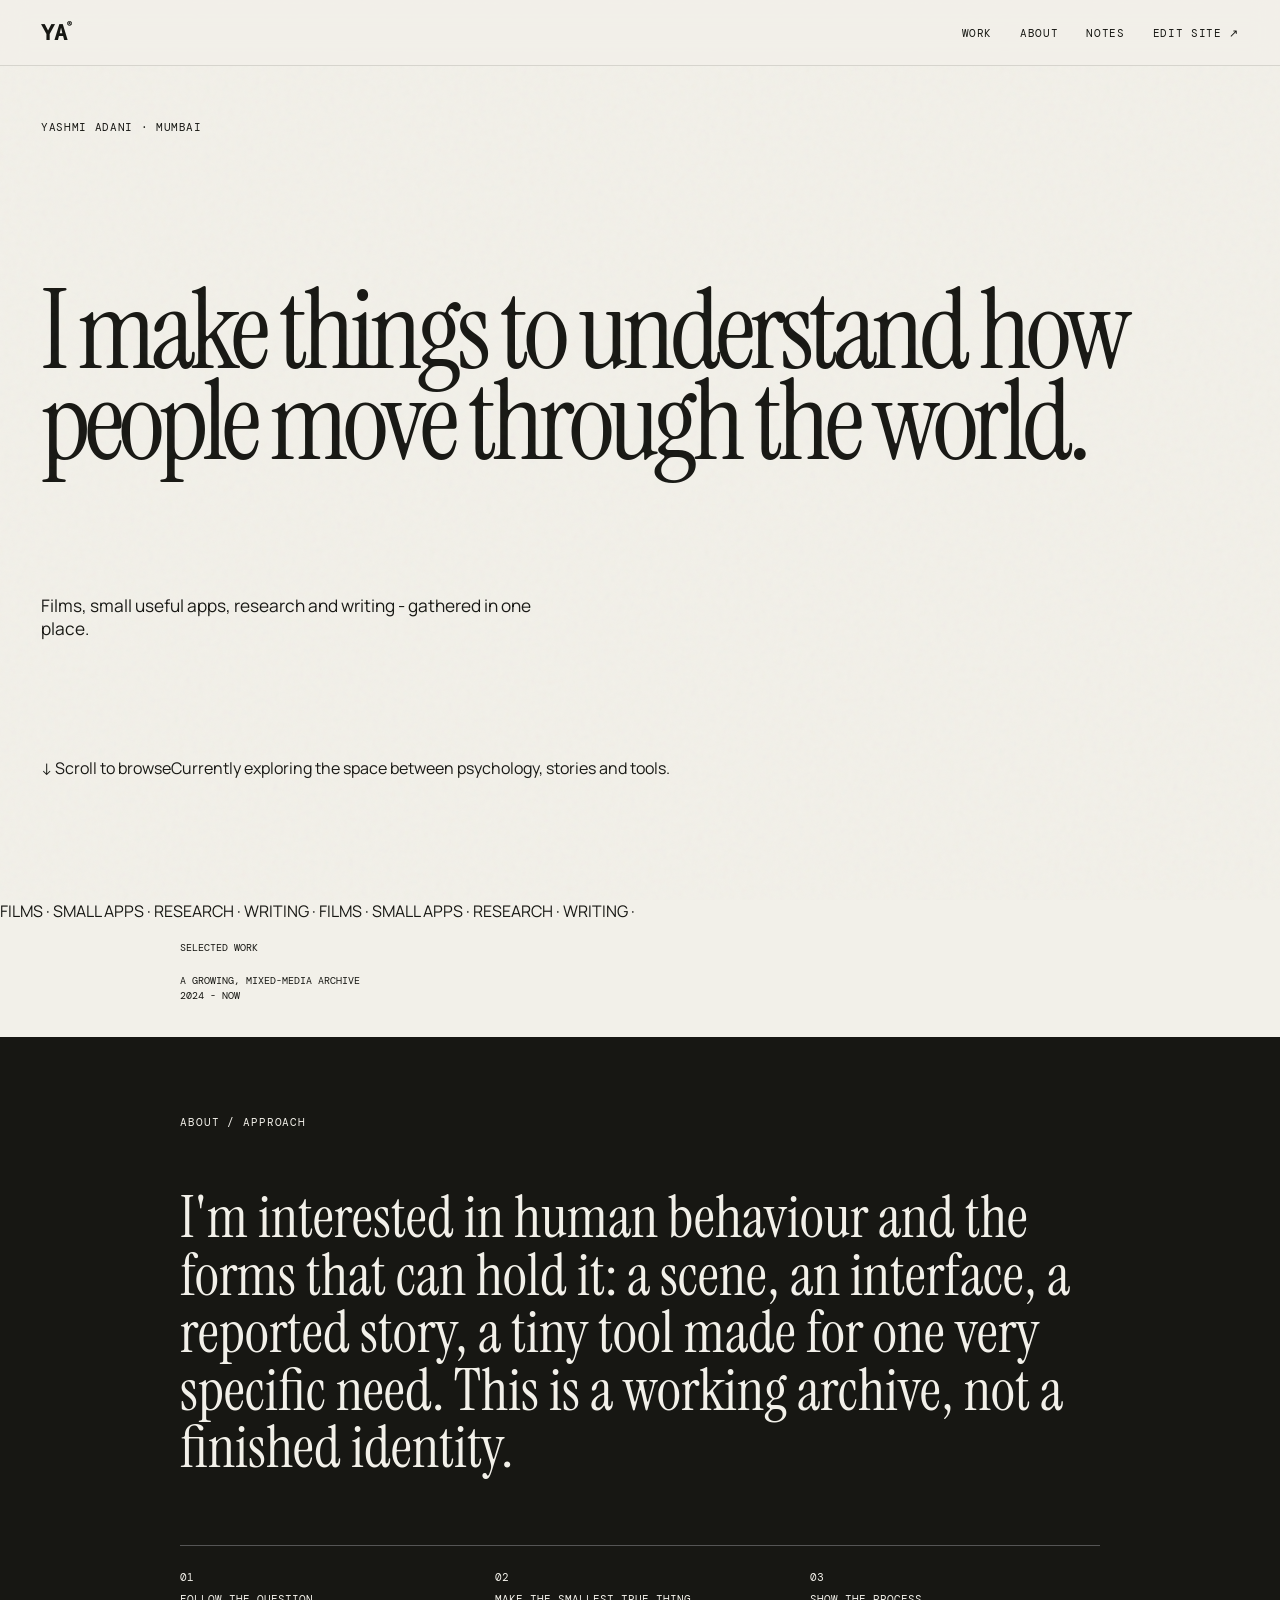
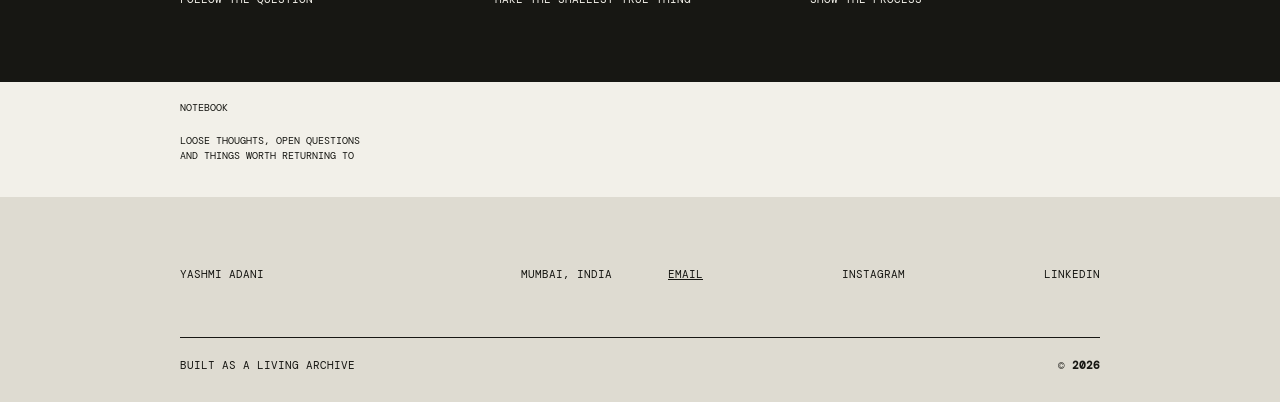
<file: 1-index.html>
<!doctype html><html lang="en"><head><meta charset="utf-8"><meta name="viewport" content="width=device-width,initial-scale=1"><title>Yashmi Adani - Work, films & notes</title><meta name="description" content="Films, small useful apps, research and writing by Yashmi Adani in Mumbai."><link rel="preconnect" href="https://fonts.googleapis.com"><link rel="preconnect" href="https://fonts.gstatic.com" crossorigin><link href="https://fonts.googleapis.com/css2?family=DM+Mono:wght@300;400;500&family=Instrument+Serif:ital@0;1&family=Manrope:wght@400;500;600&display=swap" rel="stylesheet"><link rel="stylesheet" href="style.css"></head><body>
<div class="noise"></div><header><a class="wordmark" href="#top">YA<span>®</span></a><nav><a href="#work">Work</a><a href="#about">About</a><a href="#notes">Notes</a><a href="editor.html">Edit site ↗</a></nav></header>
<main id="top"><section class="hero"><div class="eyebrow" id="eyebrow"></div><h1 id="title"></h1><p class="dek" id="dek"></p><div class="hero-bottom"><span class="scroll">↓ Scroll to browse</span><span class="status" id="status"></span></div><div class="orb"><div></div></div></section>
<section class="marquee" aria-hidden="true"><div>FILMS · SMALL APPS · RESEARCH · WRITING · FILMS · SMALL APPS · RESEARCH · WRITING ·</div></section>
<section class="work" id="work"><div class="section-head"><p>Selected work</p><p>A growing, mixed-media archive<br>2024 - now</p></div><div class="grid" id="project-grid"></div></section>
<section class="about" id="about"><div class="section-label">About / approach</div><p id="about-copy"></p><div class="principles"><span>01<br>Follow the question</span><span>02<br>Make the smallest true thing</span><span>03<br>Show the process</span></div></section>
<section class="notes" id="notes"><div class="section-head"><p>Notebook</p><p>Loose thoughts, open questions<br>and things worth returning to</p></div><div id="notes-list"></div></section>
</main><footer><div><span>Yashmi Adani</span><span>Mumbai, India</span></div><div class="footer-links"><a id="email">Email</a><a id="instagram">Instagram</a><a id="linkedin">LinkedIn</a></div><div class="footer-end"><span>Built as a living archive</span><span>© <b id="year"></b></span></div></footer>
<script src="content.js"></script><script src="app.js"></script></body></html>
</file>
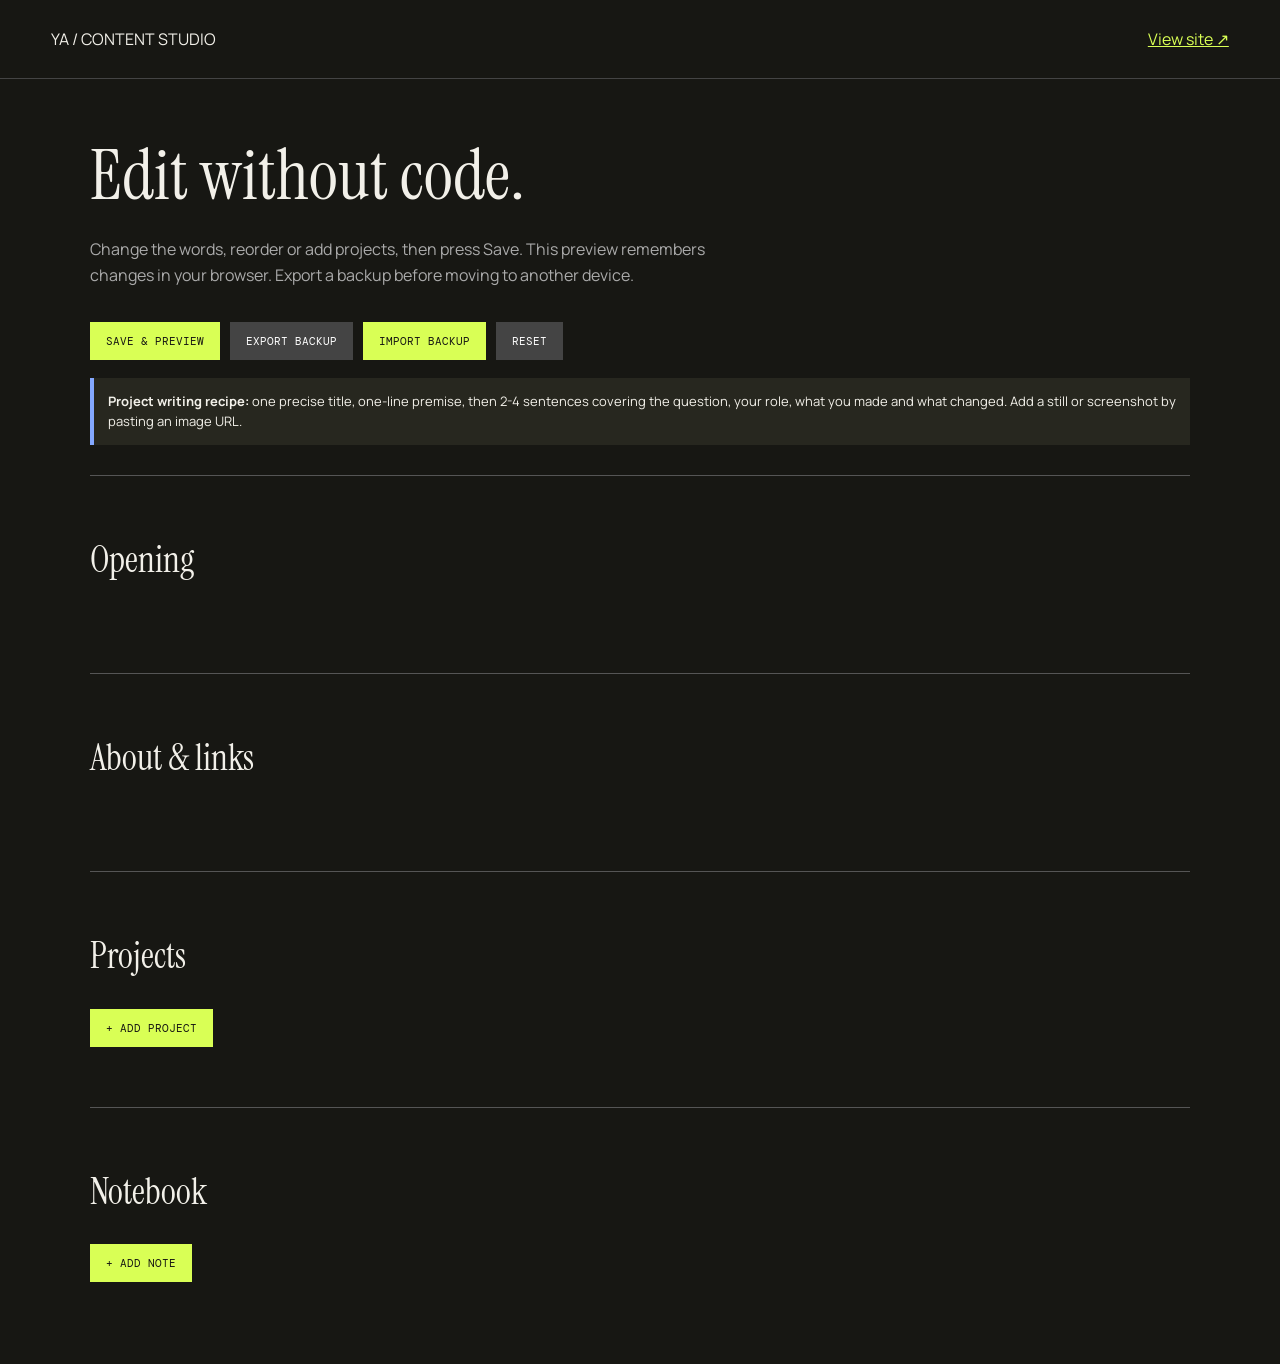
<file: 4-editor.html>
<!doctype html><html><head><meta charset="utf-8"><meta name="viewport" content="width=device-width,initial-scale=1"><title>Edit Yashmi's site</title><link href="https://fonts.googleapis.com/css2?family=DM+Mono&family=Instrument+Serif&family=Manrope:wght@400;600&display=swap" rel="stylesheet"><style>body{margin:0;background:#171713;color:#f2f0e9;font-family:Manrope}header{padding:28px 4vw;border-bottom:1px solid #444;display:flex;justify-content:space-between}a{color:#d9ff55}.wrap{padding:4vw;max-width:1100px;margin:auto}h1{font:70px Instrument Serif;margin:0 0 12px}.help{color:#aaa;max-width:680px;line-height:1.6}.bar{display:flex;gap:10px;position:sticky;top:0;background:#171713;padding:18px 0;z-index:2}button,.import{border:0;background:#d9ff55;color:#171713;padding:12px 16px;font:11px DM Mono;text-transform:uppercase;cursor:pointer}.secondary{background:#444;color:white}.import input{display:none}section{border-top:1px solid #555;padding:30px 0;margin-top:30px}h2{font:36px Instrument Serif}.fields{display:grid;grid-template-columns:1fr 1fr;gap:16px}.full{grid-column:1/-1}label{font:10px DM Mono;text-transform:uppercase;color:#aaa;display:block}input,textarea,select{width:100%;margin-top:8px;background:#24241f;color:white;border:1px solid #555;padding:12px;font:14px Manrope}textarea{min-height:100px;resize:vertical}.card{border:1px solid #555;padding:20px;margin:18px 0}.cardhead{display:flex;justify-content:space-between;align-items:center}.remove{background:#fa5a43}.tip{background:#27271f;border-left:4px solid #84a8ff;padding:14px;line-height:1.5;font-size:13px}@media(max-width:700px){.fields{grid-template-columns:1fr}.full{grid-column:auto}h1{font-size:48px}}</style></head><body><header><span>YA / CONTENT STUDIO</span><a href="index.html">View site ↗</a></header><div class="wrap"><h1>Edit without code.</h1><p class="help">Change the words, reorder or add projects, then press Save. This preview remembers changes in your browser. Export a backup before moving to another device.</p><div class="bar"><button id="save">Save & preview</button><button class="secondary" id="export">Export backup</button><label class="import">Import backup<input type="file" id="import" accept="application/json"></label><button class="secondary" id="reset">Reset</button></div><div class="tip"><b>Project writing recipe:</b> one precise title, one-line premise, then 2-4 sentences covering the question, your role, what you made and what changed. Add a still or screenshot by pasting an image URL.</div><form id="form"><section><h2>Opening</h2><div class="fields" id="intro"></div></section><section><h2>About & links</h2><div class="fields" id="about"></div></section><section><h2>Projects</h2><div id="projects"></div><button type="button" id="add">+ Add project</button></section><section><h2>Notebook</h2><div id="notes"></div><button type="button" id="addnote">+ Add note</button></section></form></div><script src="content.js"></script><script src="editor.js"></script></body></html>
</file>
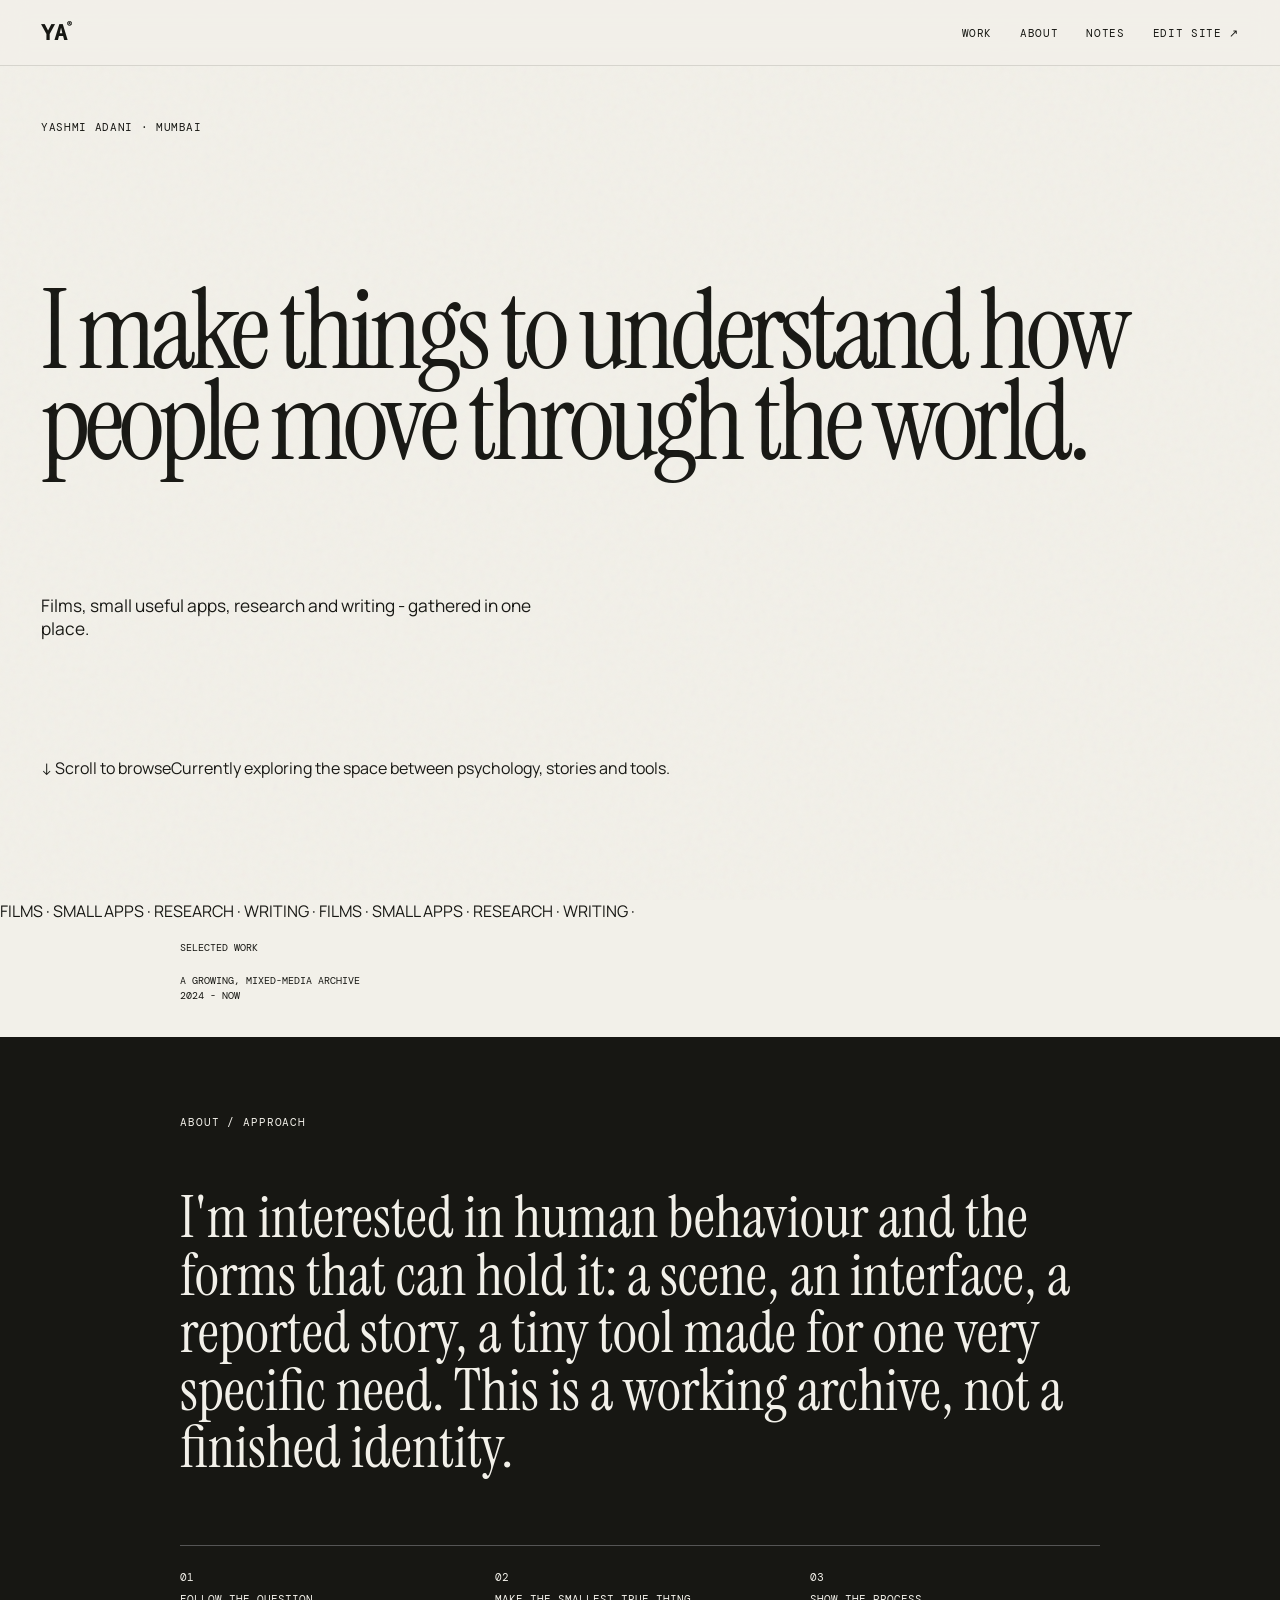
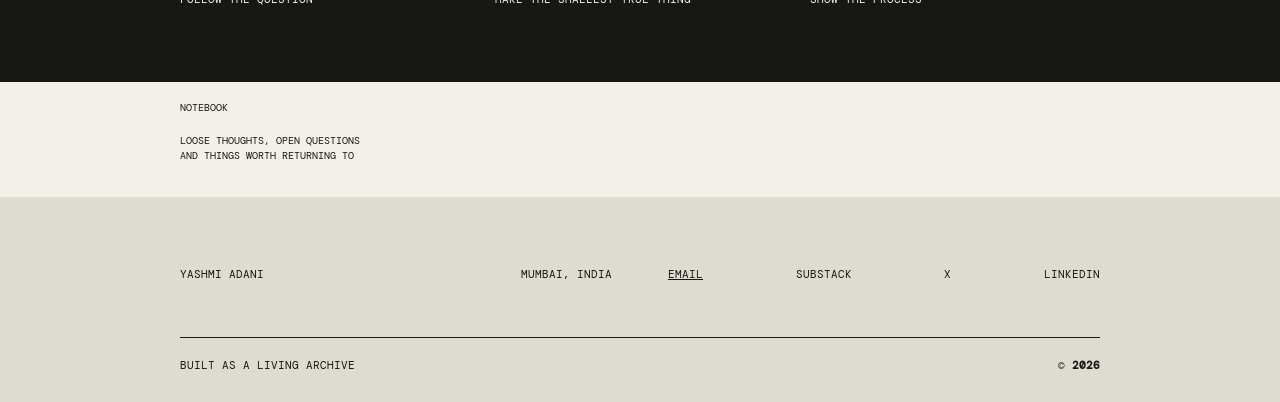
<file: 7-index.html>
<!doctype html><html lang="en"><head><meta charset="utf-8"><meta name="viewport" content="width=device-width,initial-scale=1"><title>Yashmi Adani - Work, films & notes</title><meta name="description" content="Films, small useful apps, research and writing by Yashmi Adani in Mumbai."><link rel="preconnect" href="https://fonts.googleapis.com"><link rel="preconnect" href="https://fonts.gstatic.com" crossorigin><link href="https://fonts.googleapis.com/css2?family=DM+Mono:wght@300;400;500&family=Instrument+Serif:ital@0;1&family=Manrope:wght@400;500;600&display=swap" rel="stylesheet"><link rel="stylesheet" href="style.css"></head><body>
<div class="noise"></div><header><a class="wordmark" href="#top">YA<span>®</span></a><nav><a href="#work">Work</a><a href="#about">About</a><a href="#notes">Notes</a><a href="editor.html">Edit site ↗</a></nav></header>
<main id="top"><section class="hero"><div class="eyebrow" id="eyebrow"></div><h1 id="title"></h1><p class="dek" id="dek"></p><div class="hero-bottom"><span class="scroll">↓ Scroll to browse</span><span class="status" id="status"></span></div><div class="orb"><div></div></div></section>
<section class="marquee" aria-hidden="true"><div>FILMS · SMALL APPS · RESEARCH · WRITING · FILMS · SMALL APPS · RESEARCH · WRITING ·</div></section>
<section class="work" id="work"><div class="section-head"><p>Selected work</p><p>A growing, mixed-media archive<br>2024 - now</p></div><div class="grid" id="project-grid"></div></section>
<section class="about" id="about"><div class="section-label">About / approach</div><p id="about-copy"></p><div class="principles"><span>01<br>Follow the question</span><span>02<br>Make the smallest true thing</span><span>03<br>Show the process</span></div></section>
<section class="notes" id="notes"><div class="section-head"><p>Notebook</p><p>Loose thoughts, open questions<br>and things worth returning to</p></div><div id="notes-list"></div></section>
</main><footer><div><span>Yashmi Adani</span><span>Mumbai, India</span></div><div class="footer-links"><a id="email">Email</a><a id="substack">Substack</a><a id="twitter">X</a><a id="linkedin">LinkedIn</a></div><div class="footer-end"><span>Built as a living archive</span><span>© <b id="year"></b></span></div></footer>
<script src="content.js"></script><script src="app.js"></script></body></html>
</file>
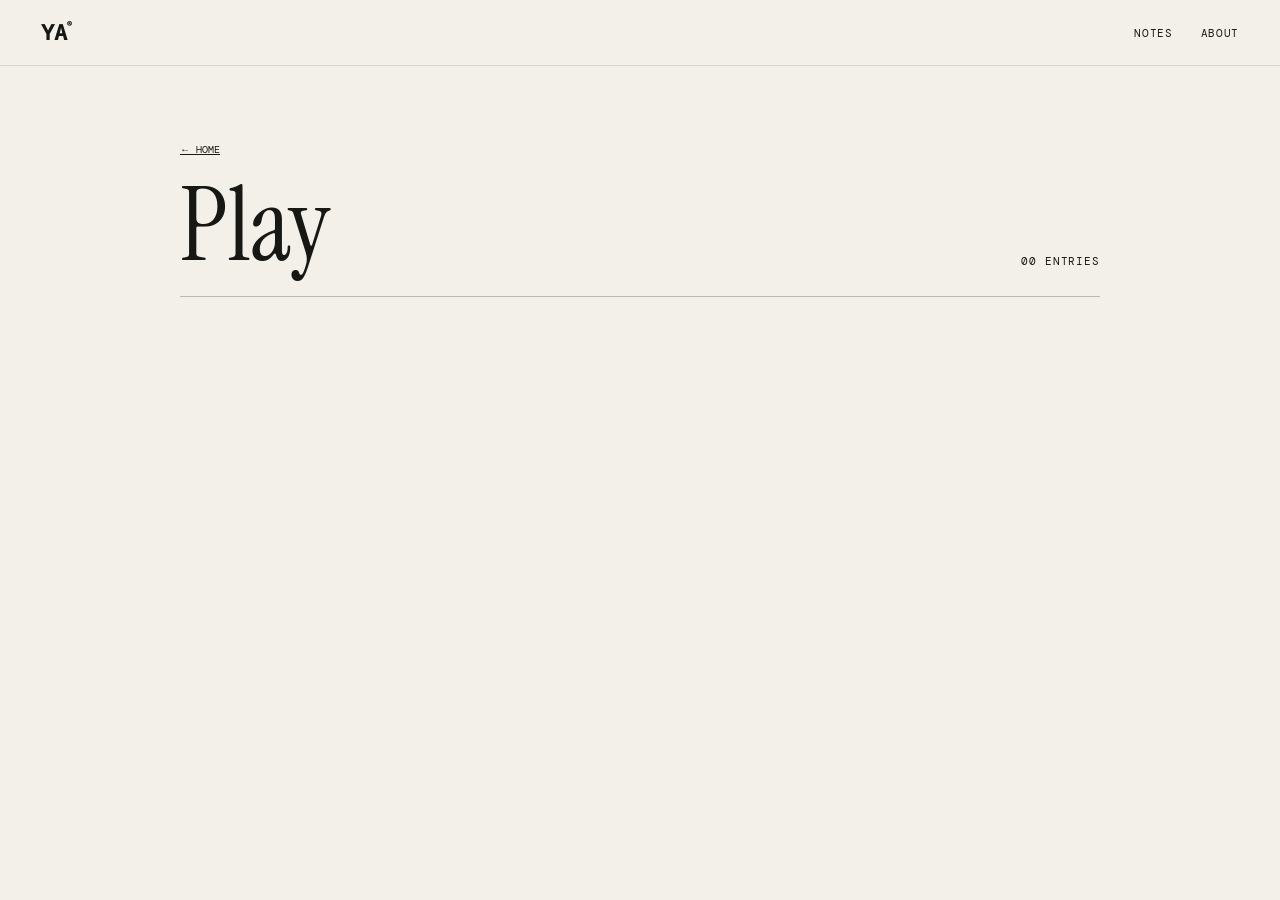
<file: 9-archive.html>
<!doctype html><html lang="en"><head><meta charset="utf-8"><meta name="viewport" content="width=device-width,initial-scale=1"><title>Archive - Yashmi Adani</title><link rel="preconnect" href="https://fonts.googleapis.com"><link rel="preconnect" href="https://fonts.gstatic.com" crossorigin><link href="https://fonts.googleapis.com/css2?family=DM+Mono:wght@300;400;500&family=Instrument+Serif&family=Manrope:wght@400;500;600&display=swap" rel="stylesheet"><link rel="stylesheet" href="style.css?v=20260916v"></head><body><header><a class="wordmark" href="index.html">YA<span>®</span></a><nav><a href="archive.html?section=play">Play</a><a href="archive.html?section=notes">Notes</a><a href="archive.html?section=work">Work</a><a href="index.html#about">About</a></nav></header><main class="archive"><div class="archive-head"><div><a class="archive-back" href="index.html">← Home</a><h1 id="archive-title"></h1></div><span class="section-label" id="archive-count"></span></div><div class="archive-grid" id="archive-grid"></div><section id="archive-notebook" hidden><div class="notebook-head"><span>Notebook</span></div><div class="notebook-log" id="archive-notes"></div></section></main><dialog id="post-dialog" class="post-dialog"><button class="dialog-close" aria-label="Close">×</button><div id="post-content"></div></dialog><script src="content.js?v=20260916d"></script><script src="archive.js?v=20260916a"></script></body></html>
</file>
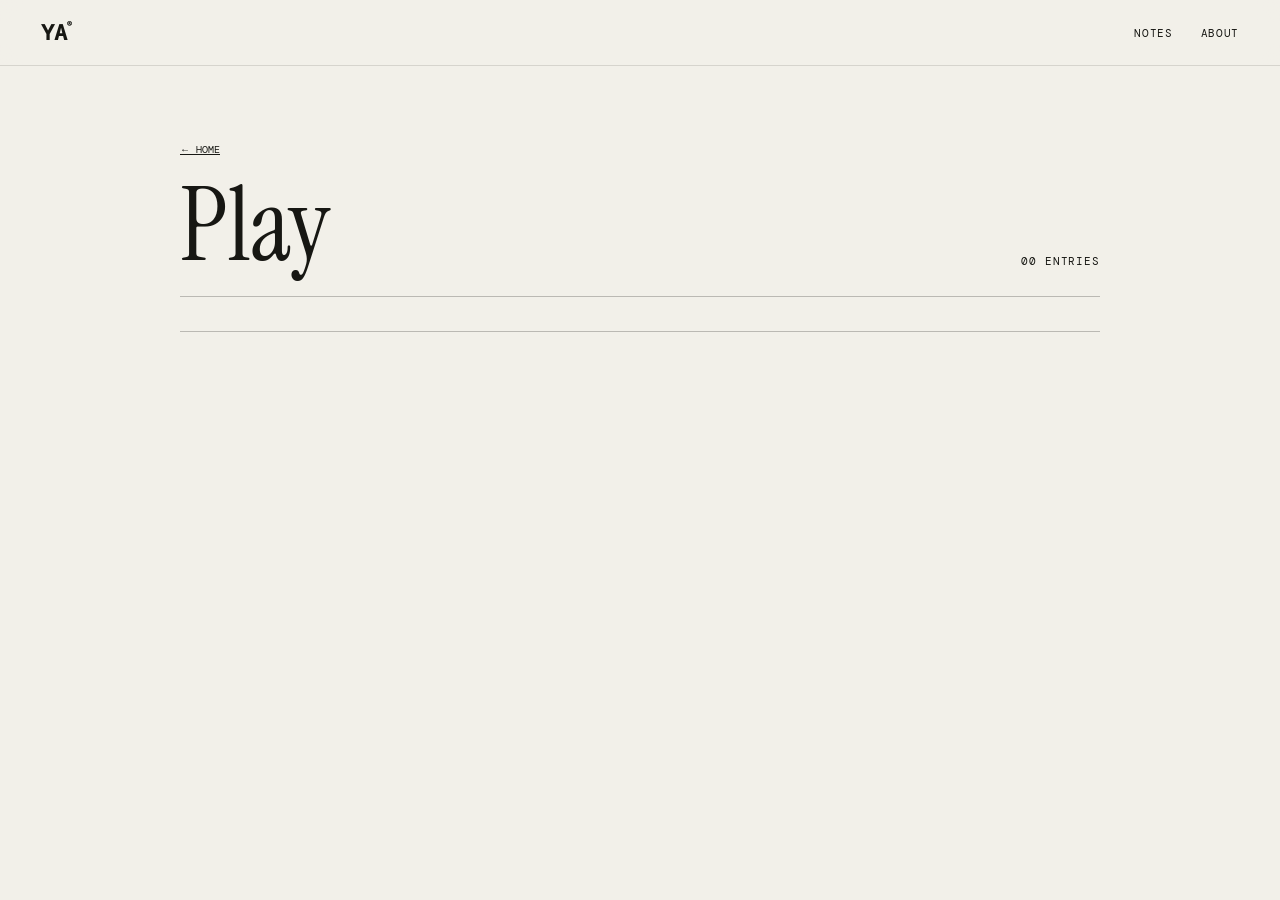
<file: archive.html>
<!doctype html><html lang='en'><head><meta charset='utf-8'><meta name='viewport' content='width=device-width,initial-scale=1'><title>Archive - Yashmi Adani</title><link rel='preconnect' href='https://fonts.googleapis.com'><link rel='preconnect' href='https://fonts.gstatic.com' crossorigin><link href='https://fonts.googleapis.com/css2?family=DM+Mono:wght@300;400;500&family=Instrument+Serif&family=Manrope:wght@400;500;600&display=swap' rel='stylesheet'><link rel='stylesheet' href='style.css?v=desktop-interiors-20260917-1235'></head><body><header><a class='wordmark' href='index.html'>YA<span>®</span></a><nav><a href='archive.html?section=play'>Play</a><a href='archive.html?section=notes'>Notes</a><a href='archive.html?section=work'>Work</a><a href='index.html#about'>About</a></nav></header><main class='archive'><div class='archive-head'><div><a class='archive-back' href='index.html'>← Home</a><h1 id='archive-title'></h1></div><span class='section-label' id='archive-count'></span></div><div class='archive-index' id='archive-grid'></div><section id='archive-notebook' hidden><div class='notebook-head'><span>Notebook</span></div><div class='notebook-log' id='archive-notes'></div></section></main><script src='content.js?v=20260916d'></script><script src='archive.js?v=empty-nav-20261125'></script></body></html>
</file>
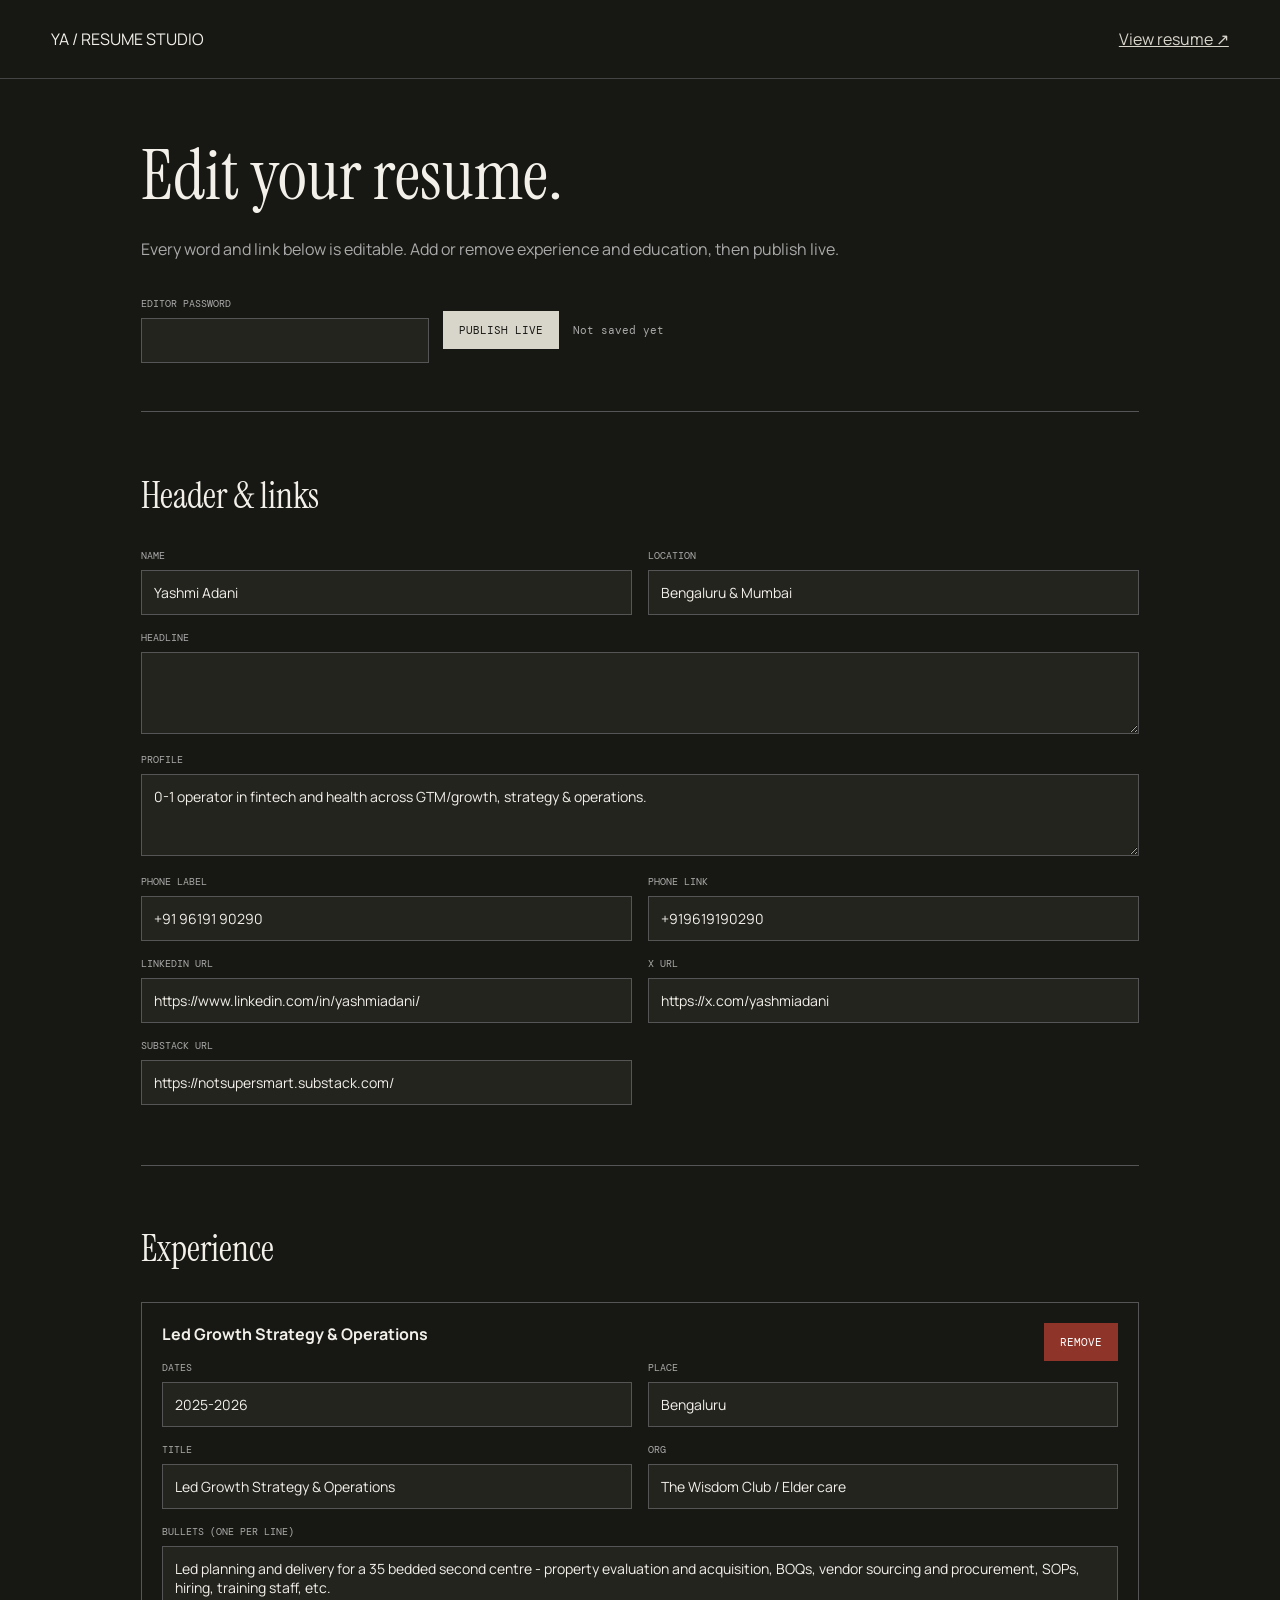
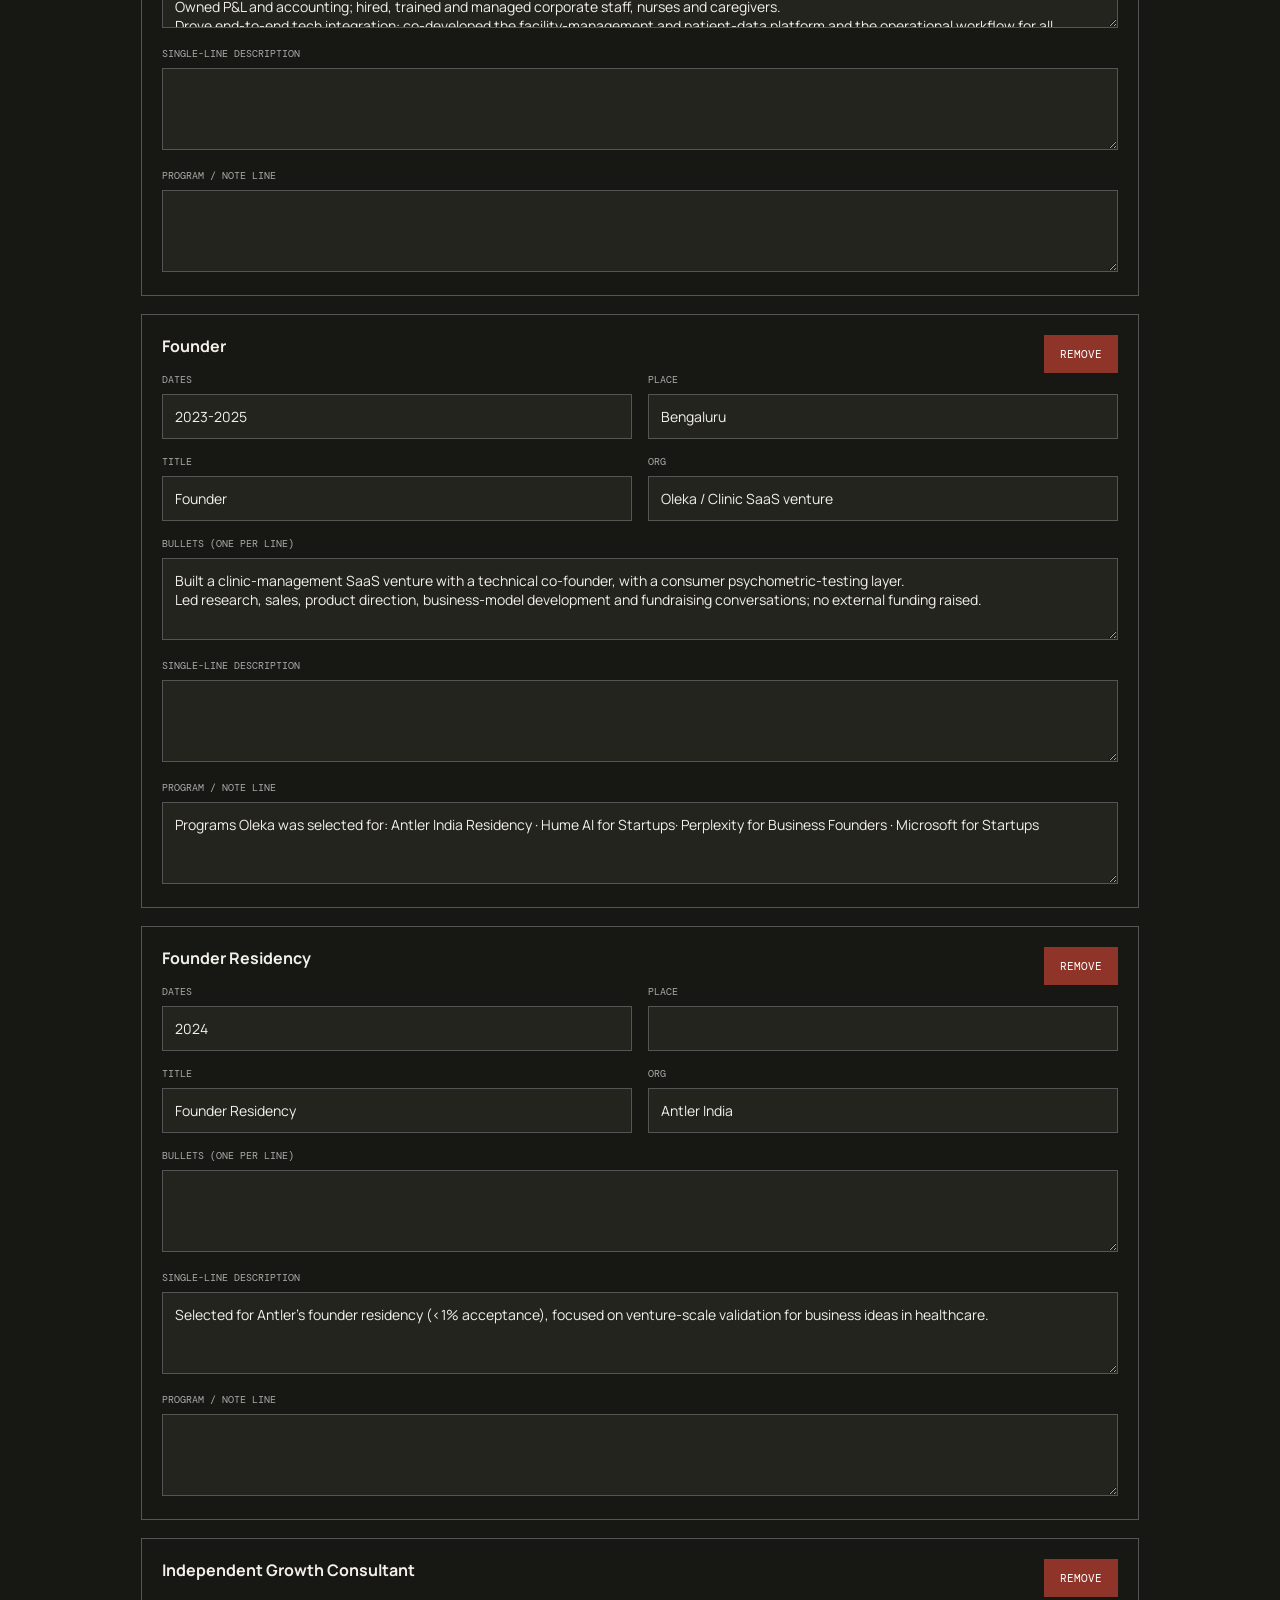
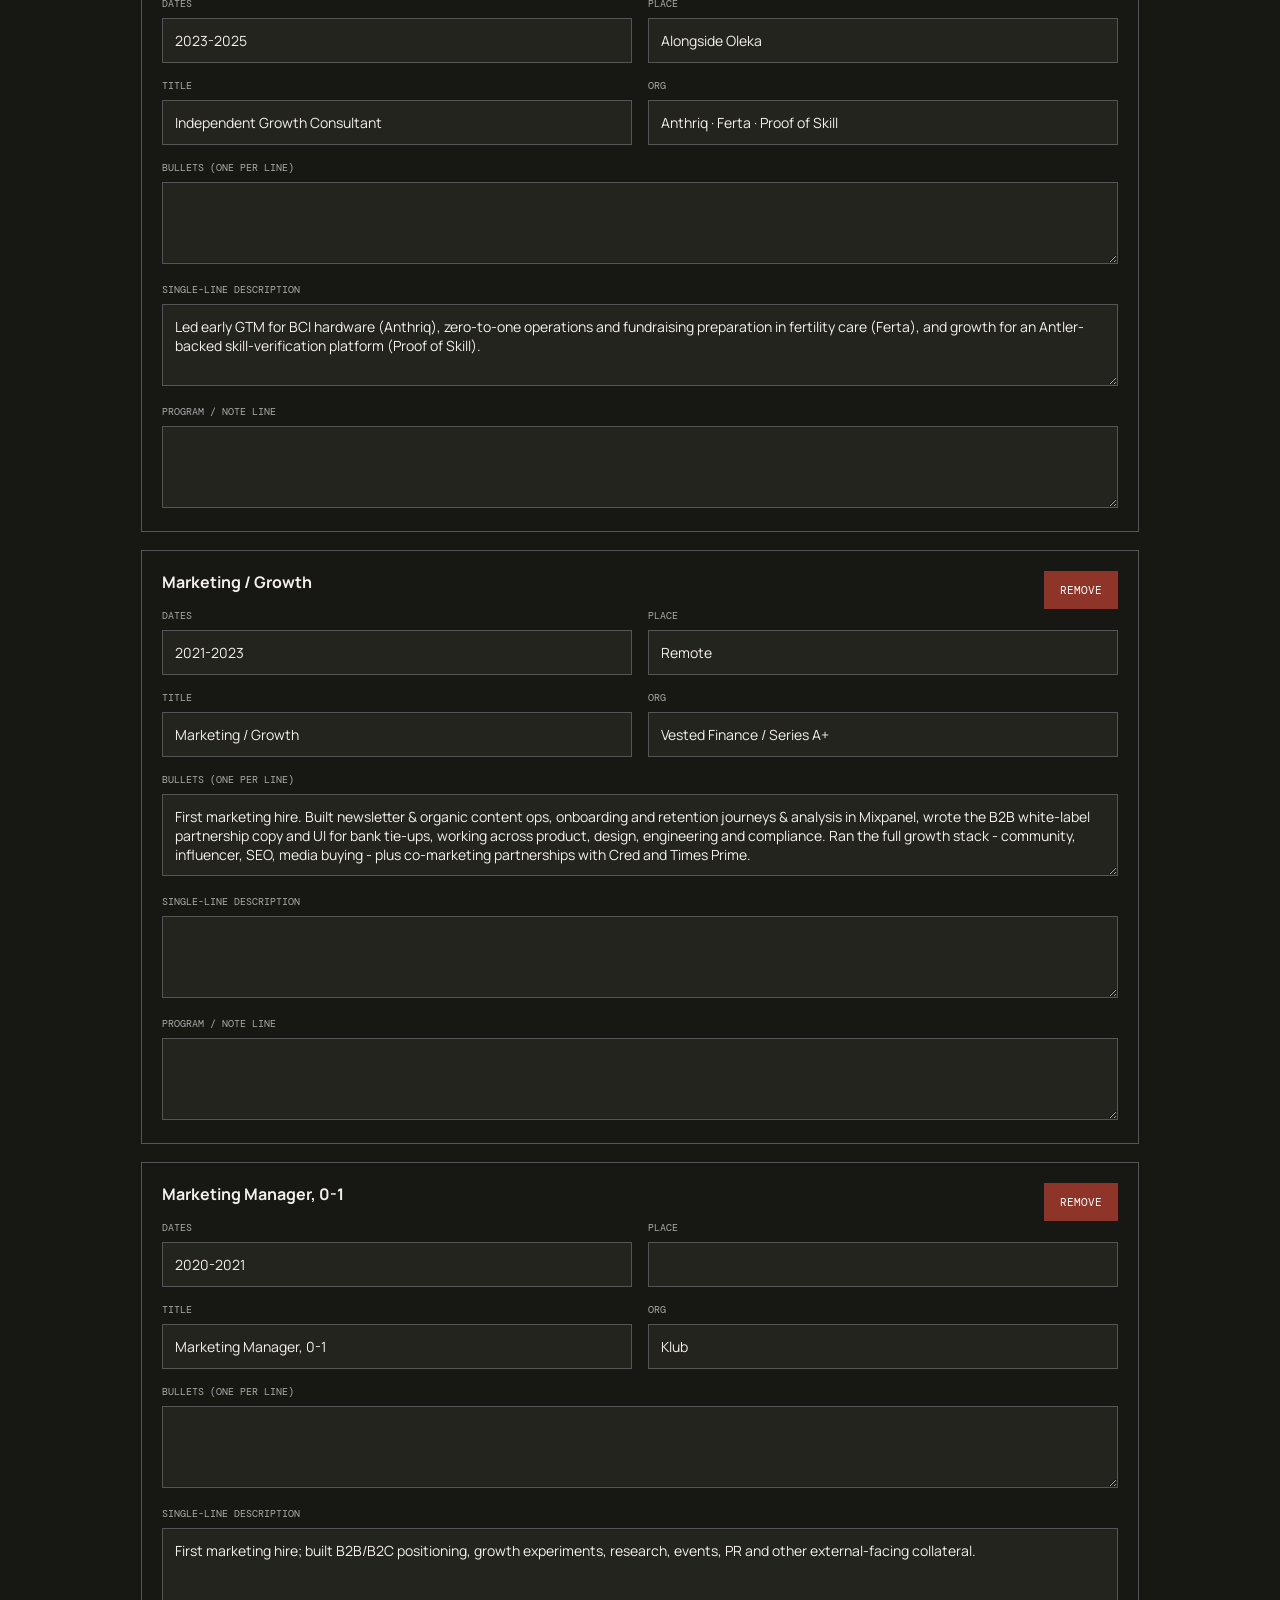
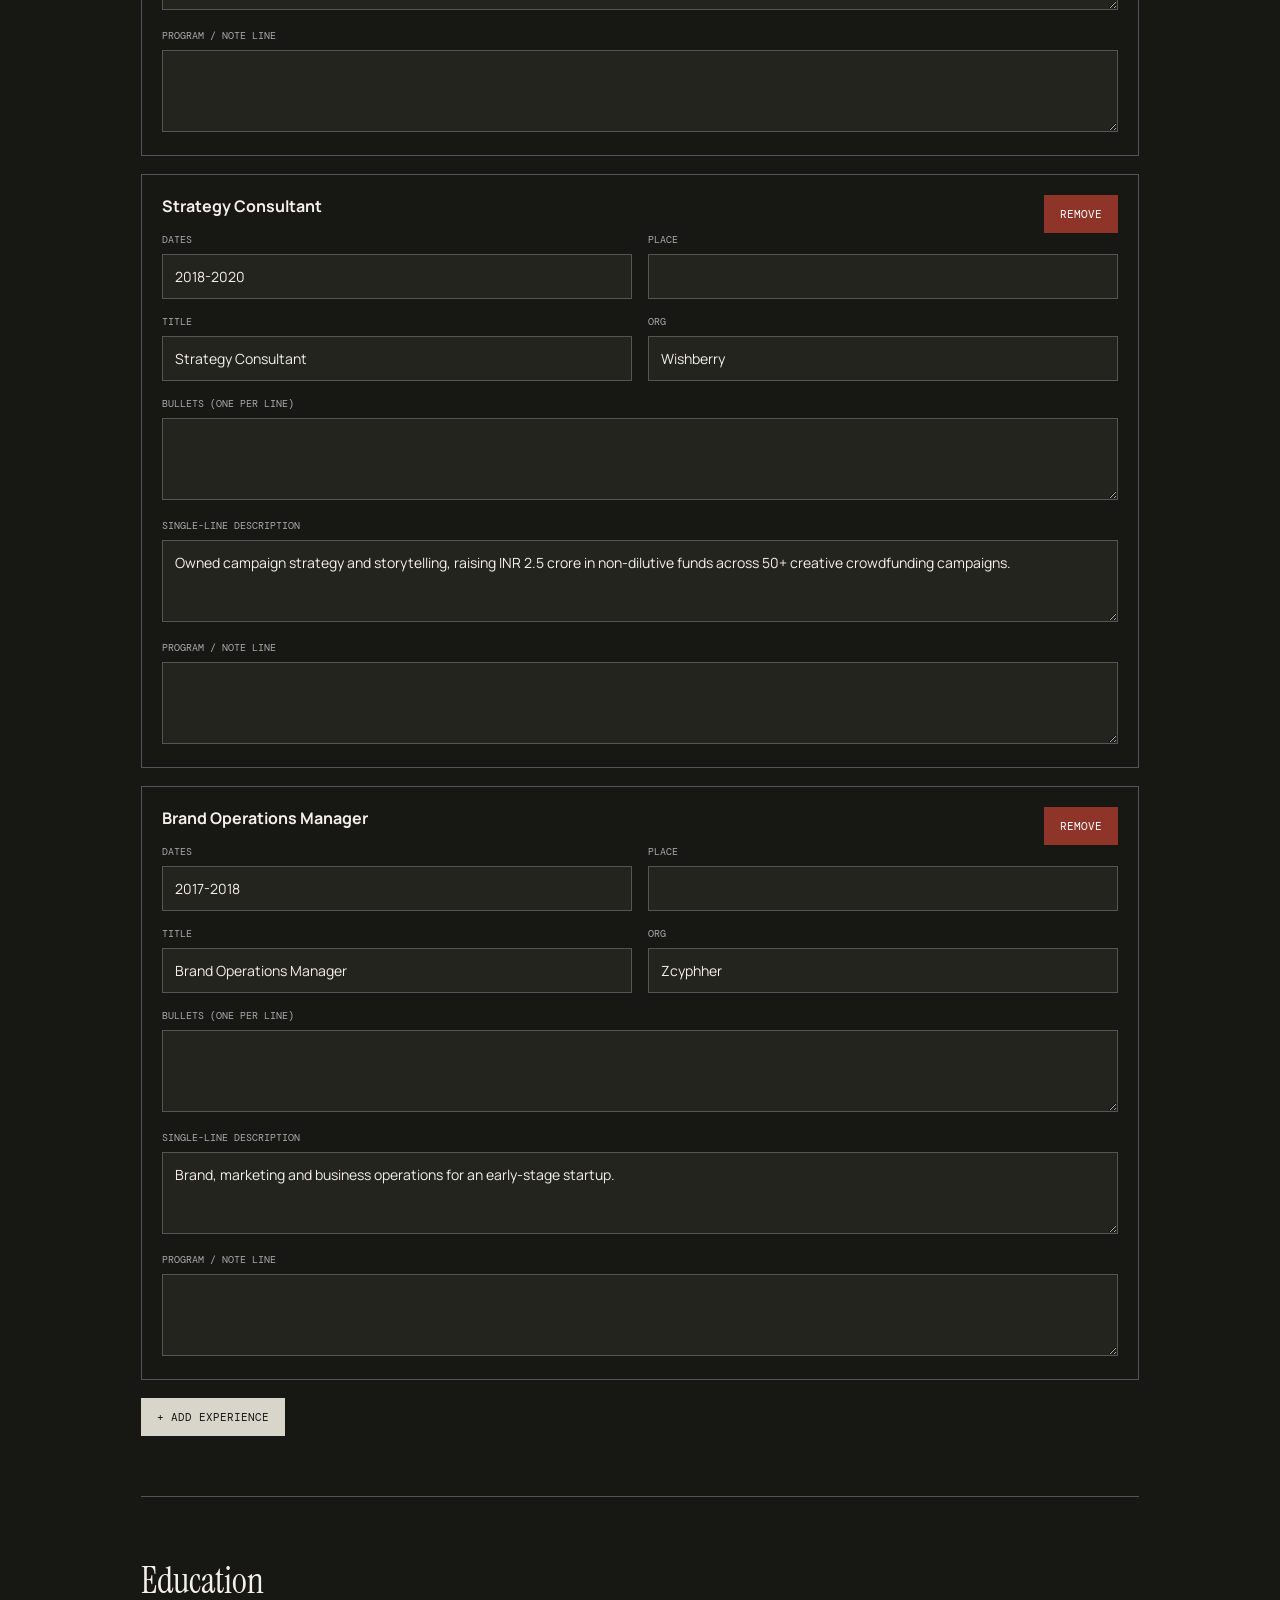
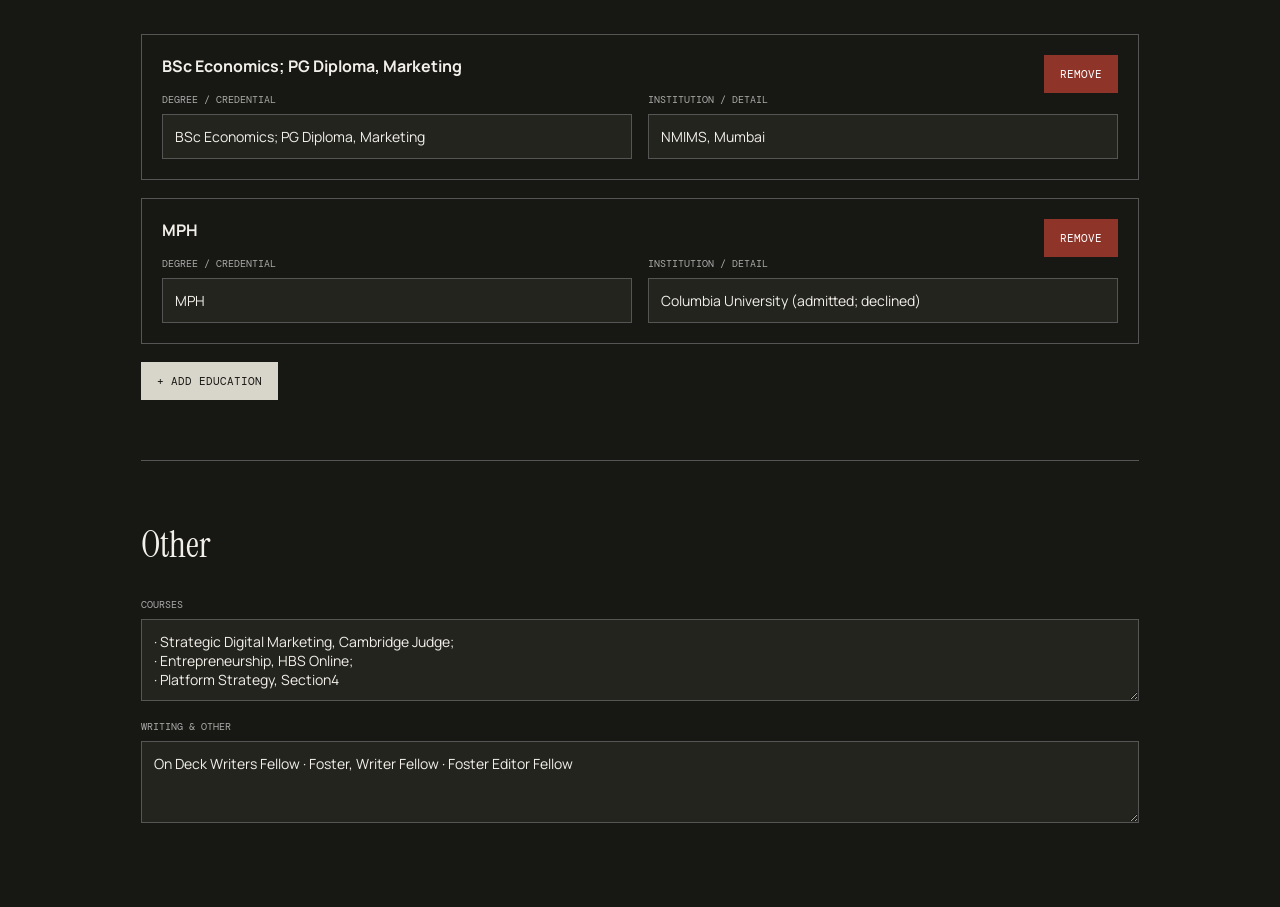
<file: resume-editor.html>
<!doctype html><html><head><meta charset="utf-8"><meta name="viewport" content="width=device-width,initial-scale=1"><title>Edit resume</title><link href="https://fonts.googleapis.com/css2?family=DM+Mono&family=Instrument+Serif&family=Manrope:wght@400;600&display=swap" rel="stylesheet"><link rel="stylesheet" href="editor.css"></head><body><header><span>YA / RESUME STUDIO</span><a href="resume.html">View resume ↗</a></header><div class="wrap"><h1>Edit your resume.</h1><p class="help">Every word and link below is editable. Add or remove experience and education, then publish live.</p><div class="bar"><label>Editor password<input id="editor-password" type="password" autocomplete="current-password"></label><button type="button" id="save">Publish live</button><span class="save-status" id="status">Not saved yet</span></div><form id="form"><section><h2>Header & links</h2><div class="fields" id="base"></div></section><section><h2>Experience</h2><div id="experience"></div><button type="button" id="add-experience">+ Add experience</button></section><section><h2>Education</h2><div id="education"></div><button type="button" id="add-education">+ Add education</button></section><section><h2>Other</h2><div class="fields" id="other"></div></section></form></div><script>const dataScript=document.createElement("script");dataScript.src="resume-data.js?v="+Date.now();dataScript.onload=()=>{const editorScript=document.createElement("script");editorScript.src="resume-editor.js?v="+Date.now();document.body.append(editorScript)};document.body.append(dataScript)</script></body></html>
</file>
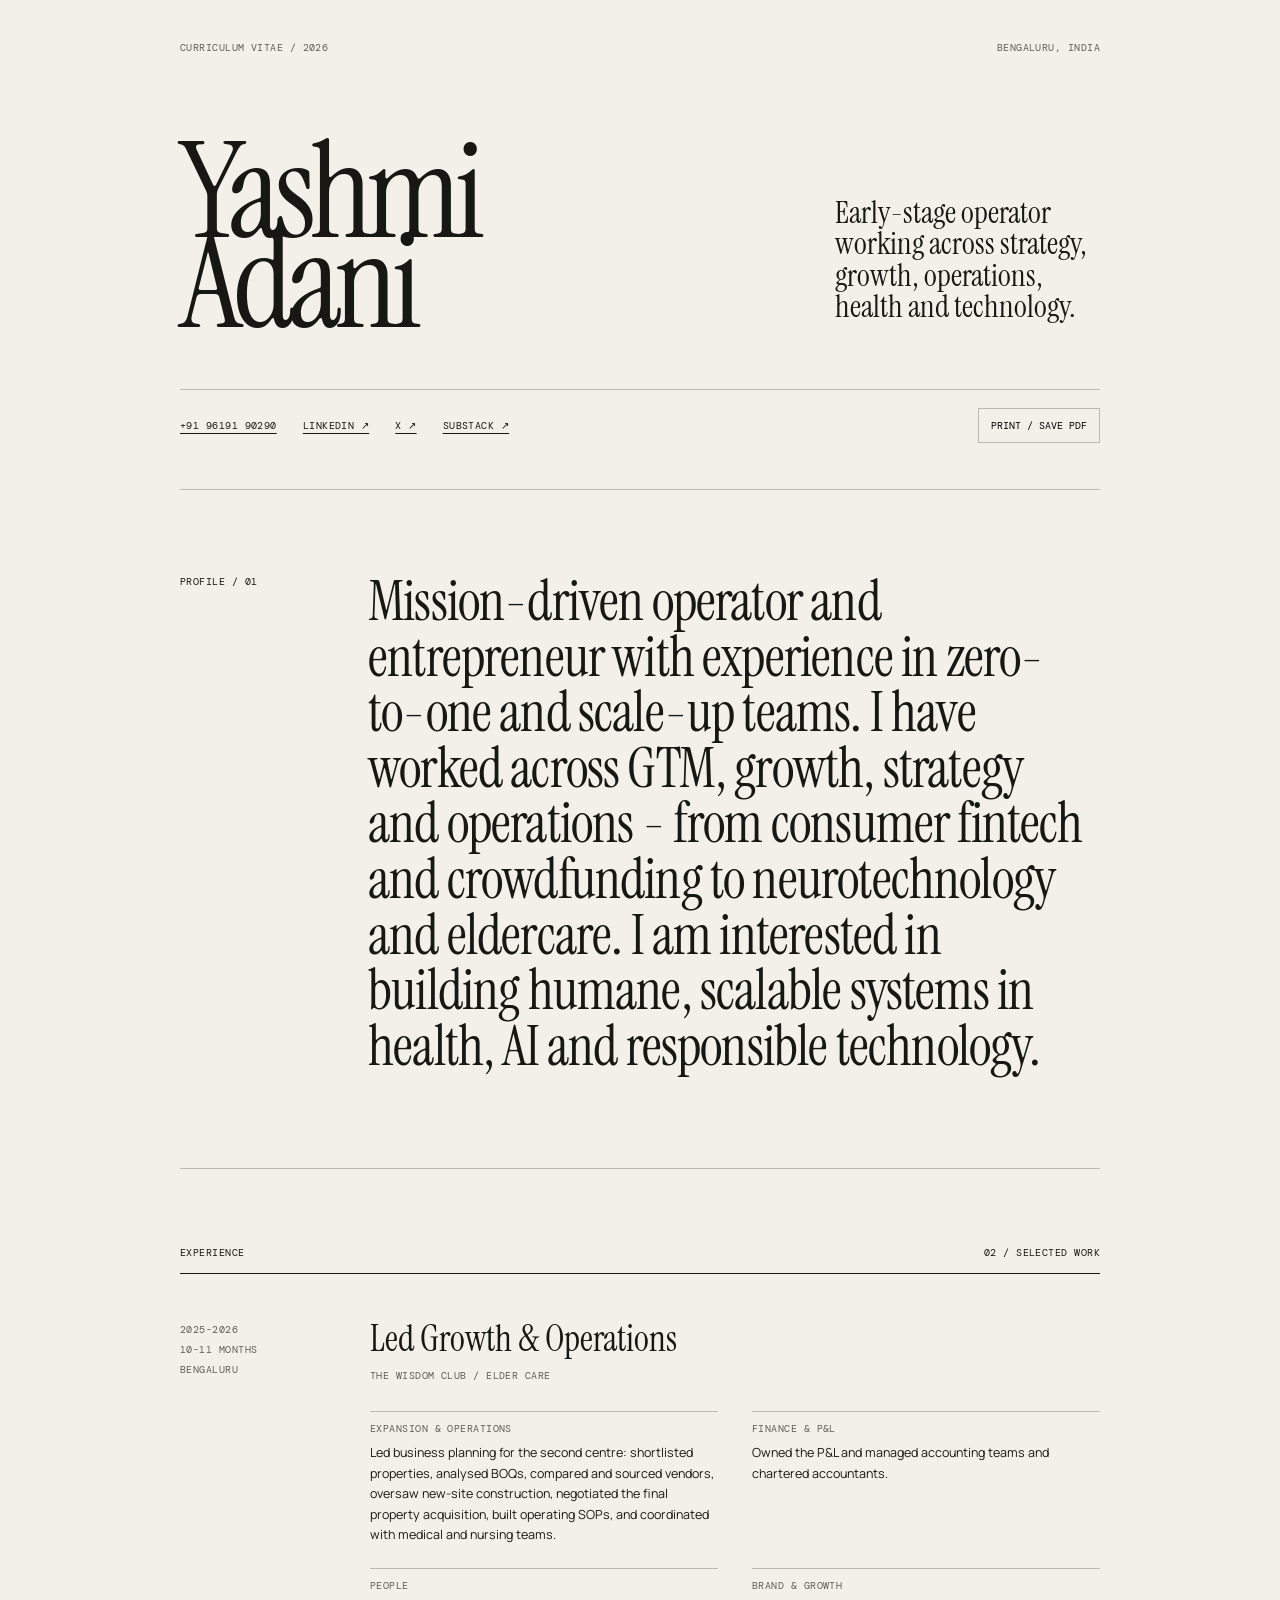
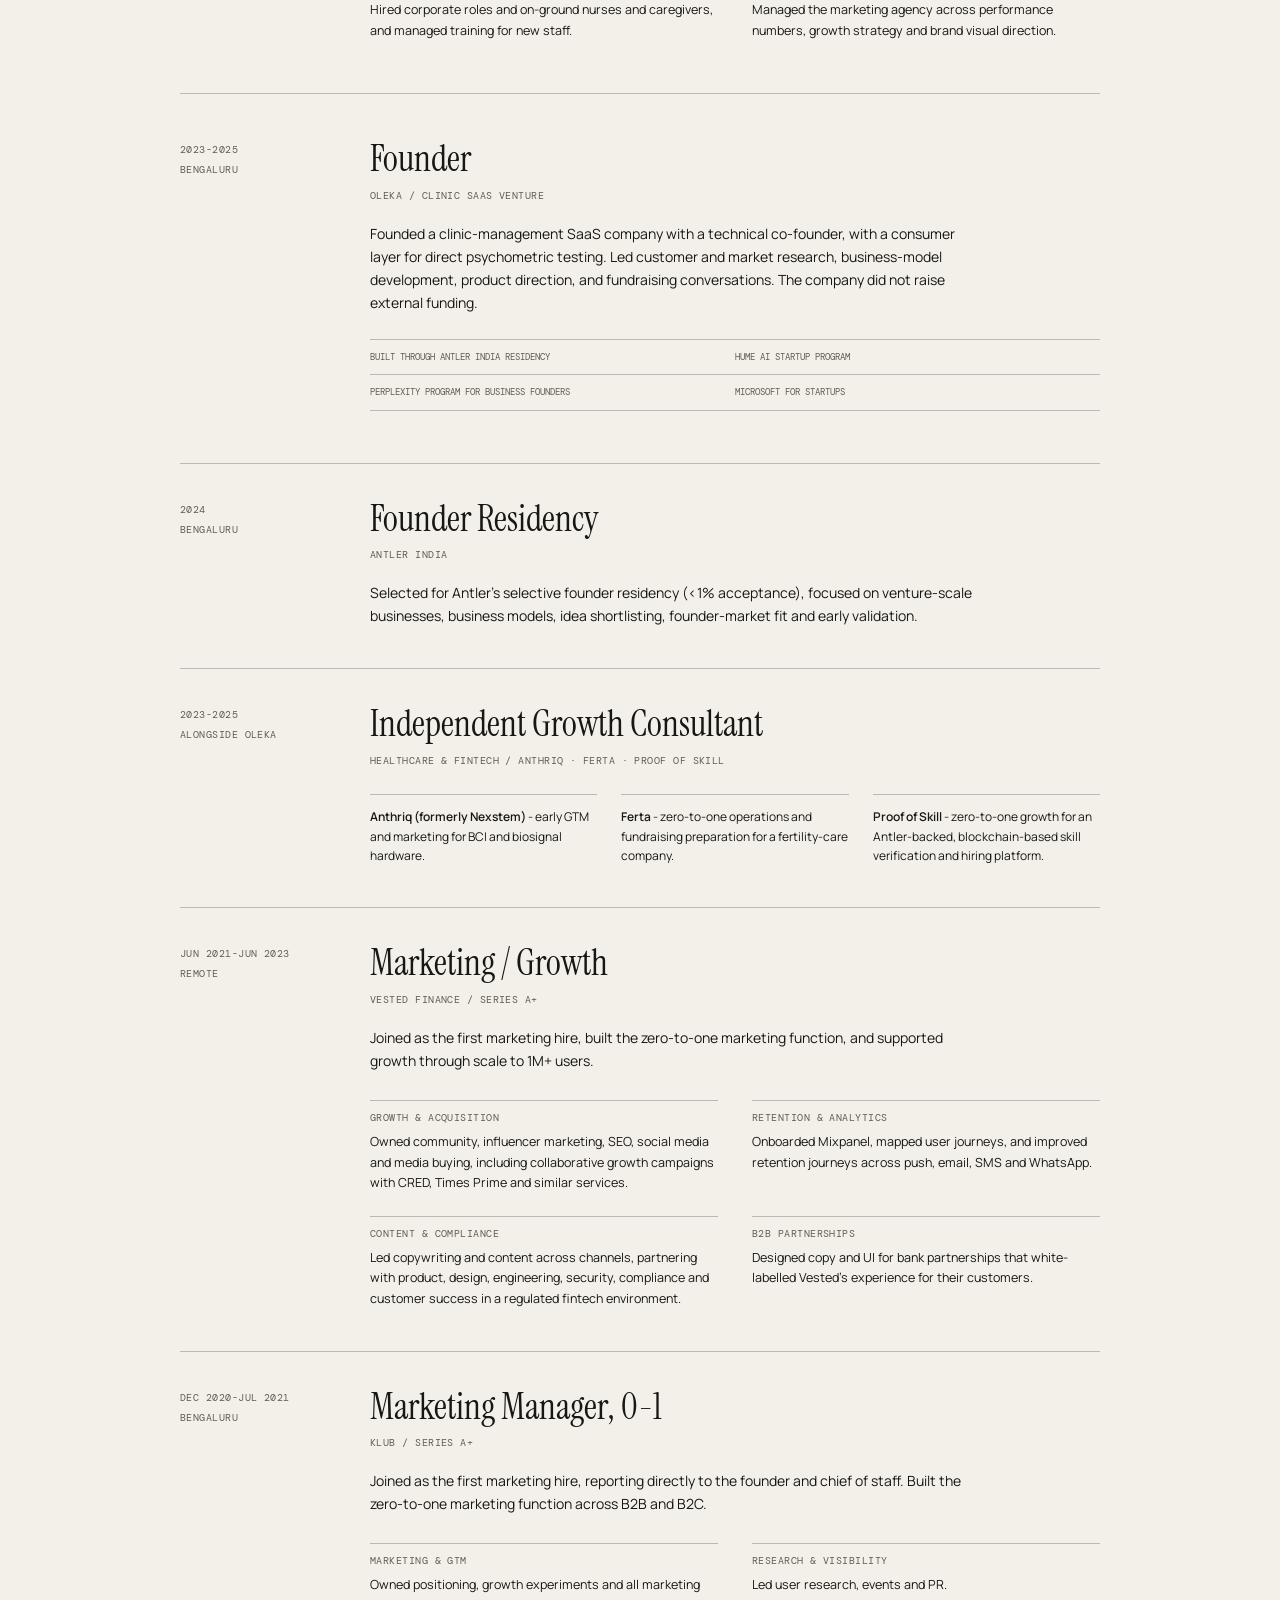
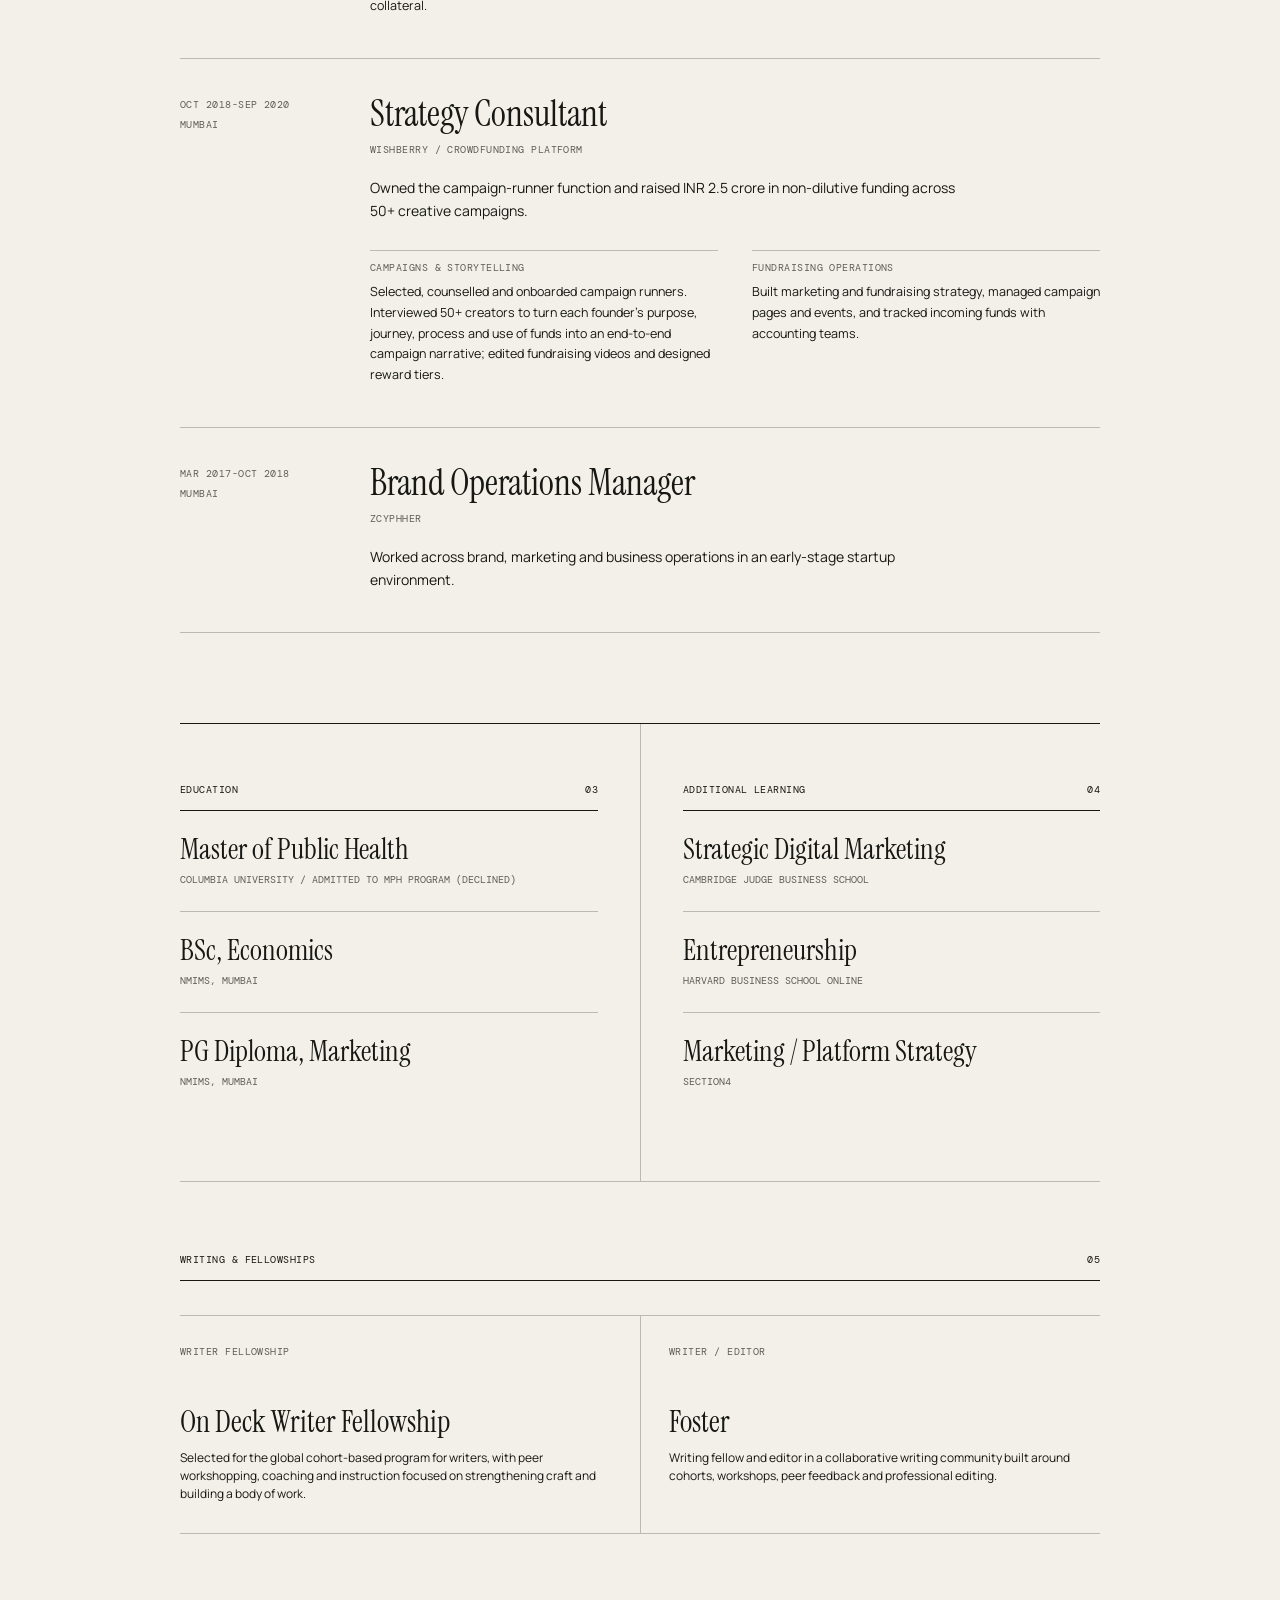
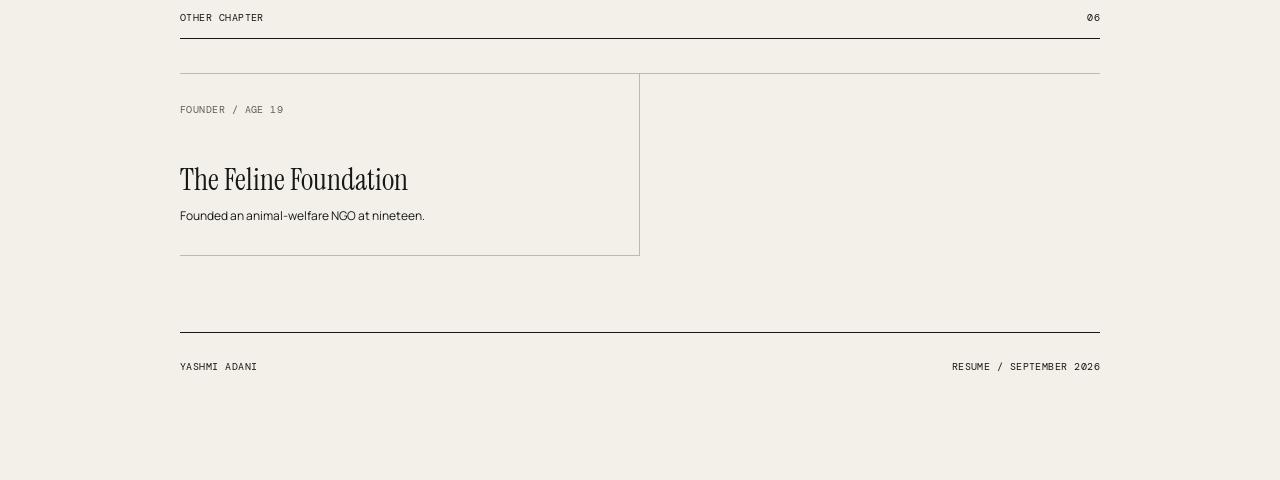
<file: resume-master.html>
<!doctype html>
<html lang="en">
<head>
  <meta charset="utf-8">
  <meta name="viewport" content="width=device-width,initial-scale=1">
  <meta name="robots" content="noindex,nofollow">
  <title>Resume - Yashmi Adani</title>
  <meta name="description" content="Yashmi Adani - early-stage operator working across strategy, growth, operations, health and technology.">
  <link rel="preconnect" href="https://fonts.googleapis.com">
  <link rel="preconnect" href="https://fonts.gstatic.com" crossorigin>
  <link href="https://fonts.googleapis.com/css2?family=DM+Mono:wght@300;400;500&family=Instrument+Serif:ital@0;1&family=Manrope:wght@400;500;600&display=swap" rel="stylesheet">
  <link rel="stylesheet" href="style.css?v=resume-20260917-1348">
</head>
<body class="resume-page">
  <main class="resume-shell">
    <header class="resume-masthead">
      <div class="resume-topline">
        <span>Curriculum vitae / 2026</span>
        <span>Bengaluru, India</span>
      </div>
      <div class="resume-title-row">
        <h1>Yashmi<br>Adani</h1>
        <p>Early-stage operator working across strategy, growth, operations, health and technology.</p>
      </div>
      <div class="resume-contact" aria-label="Contact and profiles">
        <a href="tel:+919619190290">+91 96191 90290</a>
        <a href="https://www.linkedin.com/in/yashmiadani/" target="_blank" rel="noopener">LinkedIn ↗</a>
        <a href="https://x.com/yashmiadani" target="_blank" rel="noopener">X ↗</a>
        <a href="https://notsupersmart.substack.com/" target="_blank" rel="noopener">Substack ↗</a>
        <button type="button" class="resume-print" onclick="window.print()">Print / save PDF</button>
      </div>
    </header>

    <section class="resume-intro" aria-labelledby="profile-title">
      <div class="resume-section-label" id="profile-title">Profile / 01</div>
      <p>Mission-driven operator and entrepreneur with experience in zero-to-one and scale-up teams. I have worked across GTM, growth, strategy and operations - from consumer fintech and crowdfunding to neurotechnology and eldercare. I am interested in building humane, scalable systems in health, AI and responsible technology.</p>
    </section>

    <section class="resume-section" aria-labelledby="experience-title">
      <div class="resume-section-heading">
        <span id="experience-title">Experience</span><span>02 / Selected work</span>
      </div>
      <div class="resume-timeline">
        <article class="resume-role resume-role-featured">
          <div class="resume-role-meta"><time>2025-2026</time><span>10-11 months</span><span>Bengaluru</span></div>
          <div><h2>Led Growth &amp; Operations</h2><h3>The Wisdom Club / Elder care</h3>
            <div class="resume-role-groups">
              <div><h4>Expansion &amp; Operations</h4><p>Led business planning for the second centre: shortlisted properties, analysed BOQs, compared and sourced vendors, oversaw new-site construction, negotiated the final property acquisition, built operating SOPs, and coordinated with medical and nursing teams.</p></div>
              <div><h4>Finance &amp; P&amp;L</h4><p>Owned the P&amp;L and managed accounting teams and chartered accountants.</p></div>
              <div><h4>People</h4><p>Hired corporate roles and on-ground nurses and caregivers, and managed training for new staff.</p></div>
              <div><h4>Brand &amp; Growth</h4><p>Managed the marketing agency across performance numbers, growth strategy and brand visual direction.</p></div>
            </div>
          </div>
        </article>
        <article class="resume-role resume-role-featured">
          <div class="resume-role-meta"><time>2023-2025</time><span>Bengaluru</span></div>
          <div><h2>Founder</h2><h3>Oleka / Clinic SaaS venture</h3><p>Founded a clinic-management SaaS company with a technical co-founder, with a consumer layer for direct psychometric testing. Led customer and market research, business-model development, product direction, and fundraising conversations. The company did not raise external funding.</p>
            <div class="resume-affiliations"><span>Built through Antler India Residency</span><span>Hume AI startup program</span><span>Perplexity program for business founders</span><span>Microsoft for Startups</span></div>
          </div>
        </article>
        <article class="resume-role">
          <div class="resume-role-meta"><time>2024</time><span>Bengaluru</span></div>
          <div><h2>Founder Residency</h2><h3>Antler India</h3><p>Selected for Antler's selective founder residency (&lt;1% acceptance), focused on venture-scale businesses, business models, idea shortlisting, founder-market fit and early validation.</p></div>
        </article>
        <article class="resume-role resume-consulting">
          <div class="resume-role-meta"><time>2023-2025</time><span>Alongside Oleka</span></div>
          <div><h2>Independent Growth Consultant</h2><h3>Healthcare &amp; fintech / Anthriq · Ferta · Proof of Skill</h3>
            <div class="resume-consulting-list">
              <p><strong>Anthriq (formerly Nexstem)</strong> - early GTM and marketing for BCI and biosignal hardware.</p>
              <p><strong>Ferta</strong> - zero-to-one operations and fundraising preparation for a fertility-care company.</p>
              <p><strong>Proof of Skill</strong> - zero-to-one growth for an Antler-backed, blockchain-based skill verification and hiring platform.</p>
            </div>
          </div>
        </article>
        <article class="resume-role">
          <div class="resume-role-meta"><time>Jun 2021-Jun 2023</time><span>Remote</span></div>
          <div><h2>Marketing / Growth</h2><h3>Vested Finance / Series A+</h3><p>Joined as the first marketing hire, built the zero-to-one marketing function, and supported growth through scale to 1M+ users.</p>
            <div class="resume-role-groups">
              <div><h4>Growth &amp; acquisition</h4><p>Owned community, influencer marketing, SEO, social media and media buying, including collaborative growth campaigns with CRED, Times Prime and similar services.</p></div>
              <div><h4>Retention &amp; analytics</h4><p>Onboarded Mixpanel, mapped user journeys, and improved retention journeys across push, email, SMS and WhatsApp.</p></div>
              <div><h4>Content &amp; compliance</h4><p>Led copywriting and content across channels, partnering with product, design, engineering, security, compliance and customer success in a regulated fintech environment.</p></div>
              <div><h4>B2B partnerships</h4><p>Designed copy and UI for bank partnerships that white-labelled Vested's experience for their customers.</p></div>
            </div>
          </div>
        </article>
        <article class="resume-role">
          <div class="resume-role-meta"><time>Dec 2020-Jul 2021</time><span>Bengaluru</span></div>
          <div><h2>Marketing Manager, 0-1</h2><h3>Klub / Series A+</h3><p>Joined as the first marketing hire, reporting directly to the founder and chief of staff. Built the zero-to-one marketing function across B2B and B2C.</p>
            <div class="resume-role-groups resume-role-groups-compact">
              <div><h4>Marketing &amp; GTM</h4><p>Owned positioning, growth experiments and all marketing collateral.</p></div>
              <div><h4>Research &amp; visibility</h4><p>Led user research, events and PR.</p></div>
            </div>
          </div>
        </article>
        <article class="resume-role">
          <div class="resume-role-meta"><time>Oct 2018-Sep 2020</time><span>Mumbai</span></div>
          <div><h2>Strategy Consultant</h2><h3>Wishberry / Crowdfunding platform</h3><p>Owned the campaign-runner function and raised INR 2.5 crore in non-dilutive funding across 50+ creative campaigns.</p>
            <div class="resume-role-groups resume-role-groups-compact">
              <div><h4>Campaigns &amp; storytelling</h4><p>Selected, counselled and onboarded campaign runners. Interviewed 50+ creators to turn each founder's purpose, journey, process and use of funds into an end-to-end campaign narrative; edited fundraising videos and designed reward tiers.</p></div>
              <div><h4>Fundraising operations</h4><p>Built marketing and fundraising strategy, managed campaign pages and events, and tracked incoming funds with accounting teams.</p></div>
            </div>
          </div>
        </article>
        <article class="resume-role">
          <div class="resume-role-meta"><time>Mar 2017-Oct 2018</time><span>Mumbai</span></div>
          <div><h2>Brand Operations Manager</h2><h3>Zcyphher</h3><p>Worked across brand, marketing and business operations in an early-stage startup environment.</p></div>
        </article>
      </div>
    </section>

    <section class="resume-split">
      <div class="resume-small-section">
        <div class="resume-section-heading"><span>Education</span><span>03</span></div>
        <div class="resume-item"><h2>Master of Public Health</h2><p>Columbia University / Admitted to MPH program (declined)</p></div>
        <div class="resume-item"><h2>BSc, Economics</h2><p>NMIMS, Mumbai</p></div>
        <div class="resume-item"><h2>PG Diploma, Marketing</h2><p>NMIMS, Mumbai</p></div>
      </div>
      <div class="resume-small-section">
        <div class="resume-section-heading"><span>Additional learning</span><span>04</span></div>
        <div class="resume-item"><h2>Strategic Digital Marketing</h2><p>Cambridge Judge Business School</p></div>
        <div class="resume-item"><h2>Entrepreneurship</h2><p>Harvard Business School Online</p></div>
        <div class="resume-item"><h2>Marketing / Platform Strategy</h2><p>Section4</p></div>
      </div>
    </section>

    <section class="resume-notes resume-writing">
      <div class="resume-section-heading"><span>Writing &amp; fellowships</span><span>05</span></div>
      <div class="resume-note-grid resume-note-grid-two">
        <article><span>Writer Fellowship</span><h2>On Deck Writer Fellowship</h2><p>Selected for the global cohort-based program for writers, with peer workshopping, coaching and instruction focused on strengthening craft and building a body of work.</p></article>
        <article><span>Writer / Editor</span><h2>Foster</h2><p>Writing fellow and editor in a collaborative writing community built around cohorts, workshops, peer feedback and professional editing.</p></article>
      </div>
    </section>
    <section class="resume-notes resume-other">
      <div class="resume-section-heading"><span>Other chapter</span><span>06</span></div>
      <div class="resume-note-grid resume-note-grid-one">
        <article><span>Founder / Age 19</span><h2>The Feline Foundation</h2><p>Founded an animal-welfare NGO at nineteen.</p></article>
      </div>
    </section>

    <footer class="resume-footer"><span>Yashmi Adani</span><span>Resume / September 2026</span></footer>
  </main>
</body>
</html>
</file>
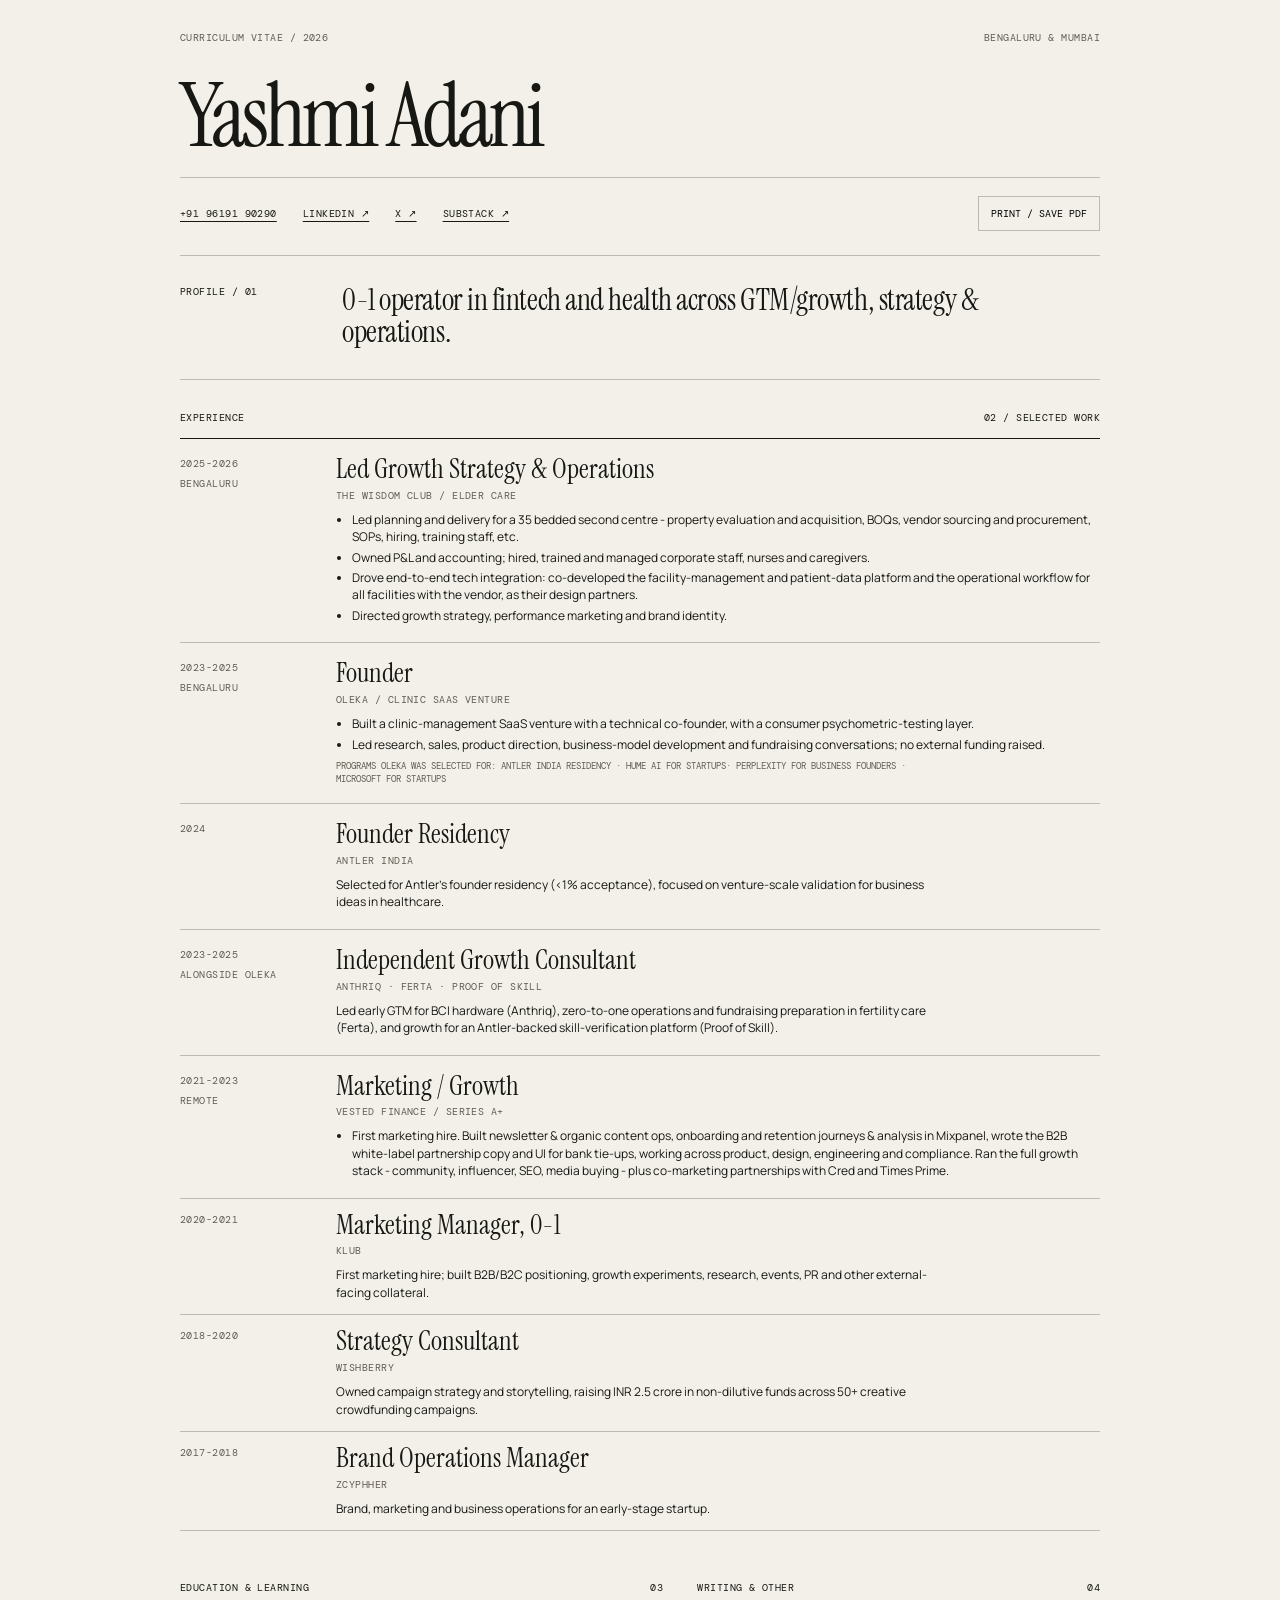
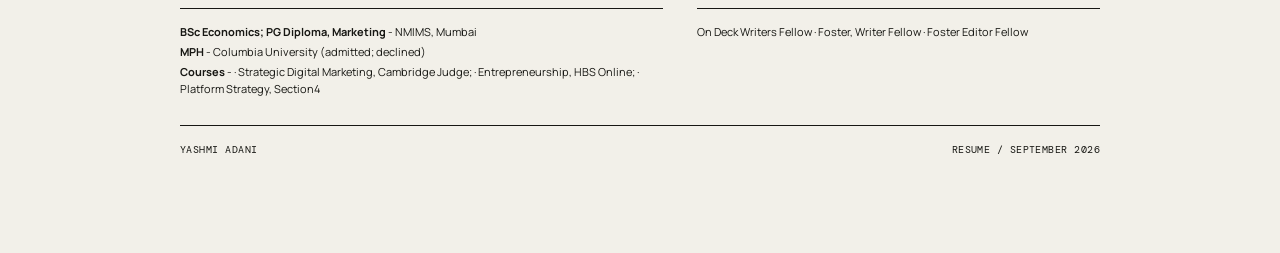
<file: resume.html>
<!doctype html>
<html lang="en"><head><meta charset="utf-8"><meta name="viewport" content="width=device-width,initial-scale=1"><meta name="robots" content="noindex,nofollow"><title>Resume - Yashmi Adani</title><meta name="description" content="Yashmi Adani - early-stage operator across strategy, growth, operations, health and technology."><link rel="preconnect" href="https://fonts.googleapis.com"><link rel="preconnect" href="https://fonts.gstatic.com" crossorigin><link href="https://fonts.googleapis.com/css2?family=DM+Mono:wght@300;400;500&family=Instrument+Serif&family=Manrope:wght@400;500;600&display=swap" rel="stylesheet"><link rel="stylesheet" href="style.css?v=resume-onepage-20260917"></head>
<body class="resume-page resume-onepage"><main class="resume-shell"></main><script>(function(){var d=document.createElement("script");d.src="resume-data.js?v="+Date.now();d.onload=function(){var r=document.createElement("script");r.src="resume-render.js?v=20260924a";document.body.appendChild(r)};document.body.appendChild(d)})()</script></body></html>
</file>
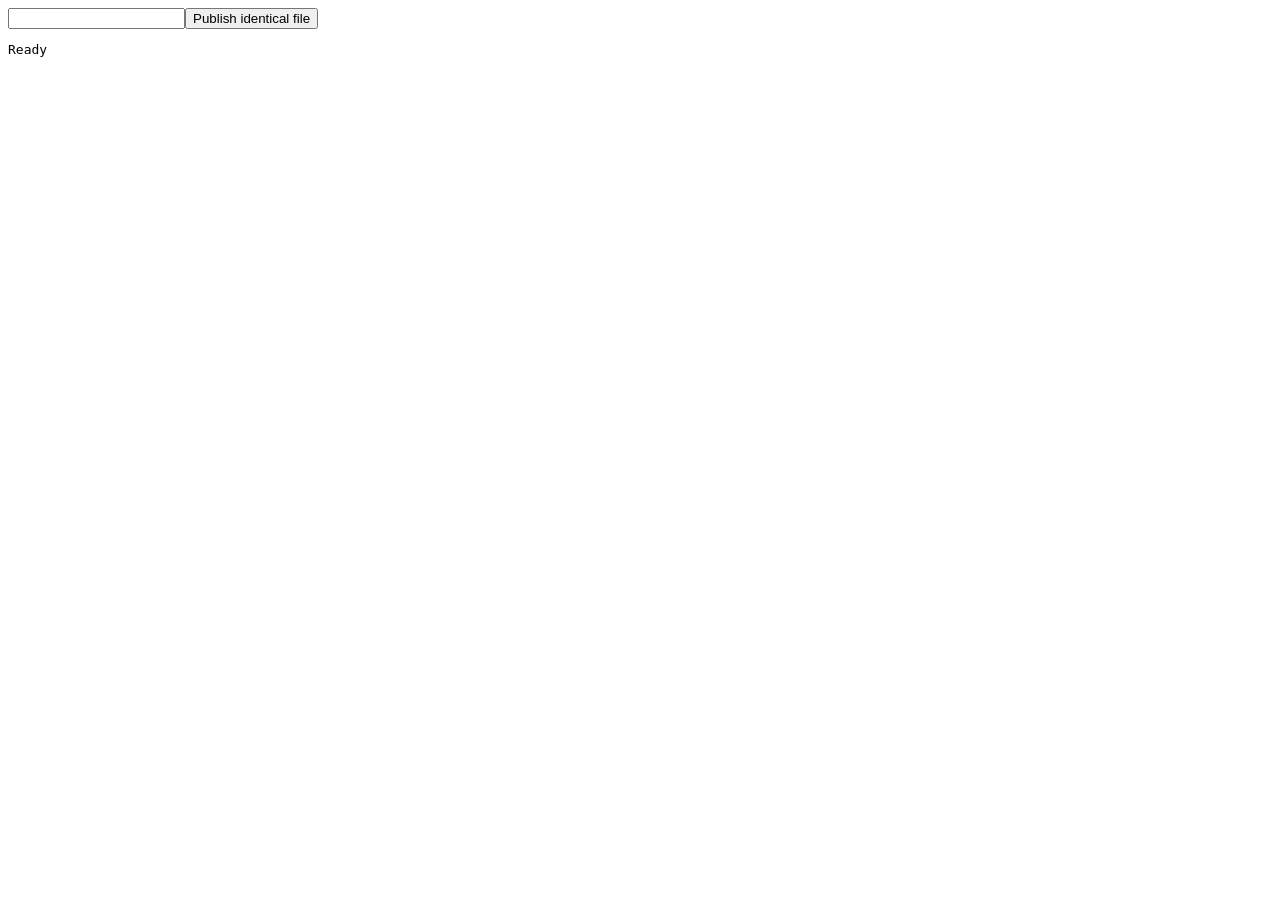
<file: worker-auth-check.html>
<!doctype html><meta charset="utf-8"><title>Worker publish check</title><input id="p" type="password" aria-label="Editor password"><button id="go" type="button">Publish identical file</button><pre id="out">Ready</pre><script>go.onclick=async()=>{out.textContent='Checking';try{const content=await (await fetch('resume-data.js?test='+Date.now())).text();let r=await fetch('https://yashmi-editor-api.innovative-newt.workers.dev',{method:'POST',headers:{'Content-Type':'application/json','X-Editor-Password':p.value},body:JSON.stringify({path:'resume-data.js',content,message:'Editor API end-to-end test (no content change)'})});out.textContent=r.status+' '+await r.text()}catch(e){out.textContent='ERROR '+e.message}}</script>
</file>
<file: style.css>
:root{--ink:#171713;--paper:#f2f0e9;--red:#8f3428;--acid:#d8d5cb;--blue:#6b6258;--line:rgba(23,23,19,.25)}*{box-sizing:border-box}html{scroll-behavior:smooth}body{margin:0;background:var(--paper);color:var(--ink);font-family:Manrope,sans-serif;overflow-x:hidden}.noise{position:fixed;inset:0;pointer-events:none;opacity:.08;z-index:9;background-image:url("data:image/svg+xml,%3Csvg viewBox='0 0 180 180' xmlns='http://www.w3.org/2000/svg'%3E%3Cfilter id='n'%3E%3CfeTurbulence type='fractalNoise' baseFrequency='.8' numOctaves='4' stitchTiles='stitchTiles'/%3E%3C/filter%3E%3Crect width='100%25' height='100%25' filter='url(%23n)' opacity='.45'/%3E%3C/svg%3E")}a{color:inherit}header{height:66px;padding:0 3.2vw;display:flex;align-items:center;justify-content:space-between;border-bottom:1px solid var(--line);position:sticky;top:0;z-index:20;background:rgba(242,240,233,.94);backdrop-filter:blur(12px);-webkit-backdrop-filter:blur(12px)}.wordmark{font:bold 22px DM Mono;text-decoration:none}.wordmark span{font-size:8px;vertical-align:top}nav{display:flex;gap:28px}nav a,.eyebrow,.socials a,.about-strip span{font:11px DM Mono;text-transform:uppercase;letter-spacing:.06em;text-decoration:none}.hero{height:min(670px,calc(100vh - 66px));min-height:570px;padding:6vh 3.2vw 24px;position:relative;overflow:hidden;display:flex;flex-direction:column;justify-content:space-between}.hero-copy{position:relative;z-index:2}.hero h1{font:400 clamp(58px,8.7vw,140px)/.82 Instrument Serif,serif;letter-spacing:-.045em;max-width:1120px;margin:6vh 0 22px}.dek{font-size:clamp(16px,1.35vw,21px);max-width:540px;margin:0 0 28px 34vw}.socials{display:flex;gap:8px;flex-wrap:wrap;margin-left:34vw}.socials a{border:1px solid var(--ink);border-radius:99px;padding:9px 13px;transition:.2s}.socials a:hover{background:var(--ink);color:var(--paper)}.hero-foot{position:relative;z-index:2;display:flex;justify-content:space-between;gap:30px;font:10px/1.5 DM Mono;text-transform:uppercase}.hero-foot span:first-child{max-width:420px}.about-strip{background:var(--ink);color:var(--paper);padding:34px 3.2vw;display:grid;grid-template-columns:1fr 3fr;gap:3vw;align-items:start}.about-strip p{font:400 clamp(24px,3.1vw,46px)/1.02 Instrument Serif;margin:0;max-width:1050px}.section-label{font:11px DM Mono;text-transform:uppercase;letter-spacing:.08em}.about{background:var(--ink);color:var(--paper);padding:100px 3.2vw}.about>p{font:400 clamp(45px,4.8vw,72px)/1 Instrument Serif;max-width:1080px;margin:72px 0 84px}.principles{display:grid;grid-template-columns:repeat(3,1fr);gap:2vw;border-top:1px solid #555;padding-top:20px;font:11px/2 DM Mono;text-transform:uppercase}.collection{padding:74px 0 64px 3.2vw}.collection.notes{background:#e7e3da}.section-head{display:grid;grid-template-columns:2fr 1fr;padding-right:3.2vw;margin-bottom:35px}.section-head>div{display:flex;align-items:baseline;gap:18px}.section-head span,.section-head p{font:10px/1.5 DM Mono;text-transform:uppercase}.section-head p{margin:0}.section-head h2{font:400 clamp(50px,7vw,108px)/.8 Instrument Serif;margin:0}.rail-wrap{position:relative}.rail{display:grid;grid-auto-flow:column;grid-auto-columns:min(46vw,640px);gap:18px;overflow-x:auto;overscroll-behavior-inline:contain;scroll-snap-type:inline mandatory;scroll-padding-left:0;padding:0 3.2vw 18px 0;scrollbar-width:none}.rail::-webkit-scrollbar{display:none}.project,.notes article{scroll-snap-align:start;border:1px solid var(--line);background:var(--paper);min-width:0}.visual{height:min(28vw,370px);position:relative;display:grid;place-items:center;overflow:hidden;background:#dedbd1}.visual img{width:100%;height:100%;object-fit:cover}.visual span{font:clamp(90px,13vw,190px)/1 Instrument Serif;opacity:.85}.visual i{position:absolute;width:38%;aspect-ratio:1;border:1px solid;border-radius:50%;mix-blend-mode:multiply}.coral .visual{background:var(--red)}.acid .visual{background:var(--acid)}.blue .visual{background:var(--blue)}.paper .visual{background:#dedbd1}.project-copy{padding:16px 18px 20px}.meta{display:flex;justify-content:space-between;gap:16px;font:9px DM Mono;text-transform:uppercase}.meta p{margin:0}.project h3{font:400 clamp(32px,3.3vw,50px)/.95 Instrument Serif;margin:34px 0 10px}.subtitle{font-size:14px;line-height:1.45}.description{font-size:12px;line-height:1.55;color:#555;margin:20px 0 0;max-width:520px}.rail-controls{padding:4px 3.2vw 0 0;display:flex;align-items:center;justify-content:space-between;font:10px DM Mono;text-transform:uppercase}.rail-button{width:45px;height:45px;border:1px solid var(--ink);background:transparent;font-size:20px;cursor:pointer}.rail-button:hover{background:var(--ink);color:var(--paper)}.rail-button:disabled{opacity:.3;cursor:default}.notes-rail{grid-auto-columns:min(58vw,800px)}.notes article{min-height:310px;padding:24px;display:grid;grid-template-columns:100px 1fr;gap:20px;align-content:space-between}.notes article time{font:10px DM Mono}.notes article h3{font:400 clamp(38px,4.4vw,64px)/.96 Instrument Serif;margin:0}.notes article p{grid-column:2;font-size:15px;line-height:1.5;max-width:520px;margin:0}.note-arrow{font-size:24px;align-self:end}footer{background:var(--acid);padding:70px 3.2vw 30px;display:grid;grid-template-columns:1fr 1fr;gap:100px;font:11px DM Mono;text-transform:uppercase}footer>div{display:flex;justify-content:space-between}.footer-links a{color:inherit}.footer-end{grid-column:1/-1;border-top:1px solid;padding-top:20px}@media(max-width:720px){header{height:60px;padding:0 18px}nav{gap:12px}nav a{font-size:9px}.hero{height:auto;min-height:620px;padding:42px 18px 20px}.hero h1{font-size:58px;margin:38px 0 22px}.dek,.socials{margin-left:0}.dek{max-width:90%}.socials{gap:6px}.socials a{font-size:9px;padding:8px 10px}.hero-foot{align-items:flex-end}.hero-foot span:first-child{max-width:70%}.collection{padding:58px 0 48px 18px}.section-head{grid-template-columns:1fr auto;padding-right:18px;margin-bottom:26px}.section-head p{text-align:right;font-size:8px}.section-head h2{font-size:64px}.rail{grid-auto-columns:calc(100vw - 52px);gap:12px;padding-right:18px}.visual{height:64vw}.project-copy{padding:14px 15px 18px}.project h3{font-size:39px;margin-top:28px}.description{font-size:11px}.rail-controls{padding-right:18px}.notes-rail{grid-auto-columns:calc(100vw - 52px)}.notes article{min-height:300px;padding:20px;grid-template-columns:70px 1fr}.notes article h3{font-size:42px}.notes article p{font-size:14px}.about{padding:80px 20px}.about>p{margin:60px 0}.principles{grid-template-columns:1fr}footer{grid-template-columns:1fr;padding:60px 20px 25px;gap:40px}footer>div{gap:15px;flex-wrap:wrap}.footer-end{grid-column:auto}}@media(prefers-reduced-motion:reduce){html{scroll-behavior:auto}}
.play{background:var(--blue)}.notebook-head{display:flex;justify-content:space-between;padding:58px 3.2vw 18px 0;font:10px DM Mono;text-transform:uppercase}.notebook{padding-top:0}@media(max-width:720px){.notebook-head{padding:45px 18px 16px 0}header nav{gap:9px}}

/* Restrained section wayfinding accents */
.collection.play{--section-accent:#c94f3d;background:var(--paper)}
.collection.notes{--section-accent:#6b6258}
.collection.work{--section-accent:#527052}
.collection .section-head span,.collection .rail-count{color:var(--section-accent)}
.collection .rail-button{border-color:var(--section-accent);color:var(--section-accent)}
.collection .rail-button:hover{background:var(--section-accent);color:var(--paper)}

/* Calmer slider card hierarchy */
.project-copy{padding:22px 22px 34px;min-height:250px}
.meta{display:block;white-space:nowrap;overflow:hidden;text-overflow:ellipsis;color:#666}
.project h3{margin:52px 0 14px}
.subtitle{margin:0;max-width:500px}
@media(max-width:720px){.project-copy{padding:20px 18px 30px;min-height:230px}.project h3{margin-top:42px}}

/* Notebook as a quiet dated log */
.notebook-log{margin-right:3.2vw;border-top:1px solid var(--line)}
.notebook-log article{display:grid;grid-template-columns:minmax(110px,15%) 1fr;gap:32px;padding:30px 0 34px;border:0;border-bottom:1px solid var(--line);background:transparent;min-height:0}
.notebook-log time{font:10px/1.5 DM Mono;text-transform:uppercase;color:#666;padding-top:7px}
.notebook-log h3{font:400 clamp(26px,3vw,42px)/1 Instrument Serif;margin:0 0 12px}
.notebook-log p{font:14px/1.6 Manrope,sans-serif;max-width:650px;margin:0;color:#444}
@media(max-width:720px){.notebook-log{margin-right:18px}.notebook-log article{grid-template-columns:72px 1fr;gap:18px;padding:24px 0 28px}.notebook-log h3{font-size:30px}.notebook-log p{font-size:13px}}

/* Mobile card and notebook spacing refinement */
.project-copy .meta{margin-bottom:0}
.project-copy h3{margin-top:48px;margin-bottom:20px}
.project-copy .subtitle{line-height:1.6}
.notebook-log h3{margin-bottom:22px;line-height:1.08}
.notebook-log p{line-height:1.75}
.notebook-log article{padding-top:38px;padding-bottom:44px}
@media(max-width:720px){.visual{height:34vw}.visual span{font-size:24vw}.visual i{width:25%}.project-copy{min-height:260px;padding-top:24px}.project-copy h3{margin-top:46px;margin-bottom:22px;line-height:1.02}.project-copy .subtitle{line-height:1.65}.notebook-log article{padding-top:34px;padding-bottom:40px}.notebook-log h3{line-height:1.12;margin-bottom:24px}.notebook-log p{line-height:1.75}}

/* Specific overrides for the final mobile rhythm */
.notes .notebook-log h3{margin:0 0 24px;line-height:1.12}
.notes .notebook-log p{line-height:1.75}
@media(max-width:720px){.project .visual{height:96px}.project .visual span{font-size:64px}}

/* Keep wayfinding color in details, not card-sized slabs */
.collection .project .visual{background:#dedbd1}
.collection .project .visual span,.collection .project .visual i{color:var(--section-accent);border-color:var(--section-accent)}

/* Restore the original tall mobile card proportion */
@media(max-width:720px){.collection .project .visual{height:64vw}.collection .project .visual span{font-size:clamp(90px,13vw,190px)}}

/* Keep card copy inside its column at every width */
.project,.project-copy{min-width:0;overflow:hidden}
.project-copy .meta{white-space:normal;overflow:visible;text-overflow:clip;overflow-wrap:anywhere;line-height:1.5}
.project-copy h3,.project-copy .subtitle{max-width:100%;overflow-wrap:anywhere;word-break:normal}

/* Compact Notebook to a footer-weight log under Notes */
.notebook-head{padding-top:36px;padding-bottom:12px}
.notebook-log article{grid-template-columns:90px 1fr;gap:24px;padding:22px 0 24px}
.notes .notebook-log h3{font:400 24px/1.15 Instrument Serif;margin:0 0 10px}
.notes .notebook-log p{font:12px/1.55 Manrope,sans-serif;max-width:600px}
.notebook-log time{font-size:9px;padding-top:4px}
@media(max-width:720px){.notebook-head{padding-top:28px;padding-bottom:10px}.notebook-log article{grid-template-columns:62px 1fr;gap:14px;padding:18px 0 20px}.notes .notebook-log h3{font-size:22px;line-height:1.15;margin-bottom:9px}.notes .notebook-log p{font-size:11px;line-height:1.55}}

/* Notes project cards use the same top-slab card system as Play and Work */
#notes-project-grid .project{display:block;min-height:0;padding:0;grid-template-columns:none;gap:0;align-content:normal}
#notes-project-grid .project .visual{width:100%;height:min(28vw,370px)}
#notes-project-grid .project .project-copy{width:100%}
#notes-project-grid .project .subtitle{font-size:14px;line-height:1.6}
@media(max-width:720px){#notes-project-grid .project .visual{height:64vw}#notes-project-grid .project .project-copy{padding:20px 18px 30px;min-height:230px}#notes-project-grid .project h3{font-size:39px}}

/* One shared copy rhythm for every project card */
#play .project-copy,#notes-project-grid .project-copy,#work .project-copy{padding:22px 22px 34px;min-height:250px}
#play .project-copy .meta,#notes-project-grid .project-copy .meta,#work .project-copy .meta{display:block;font:9px/1.5 DM Mono;text-transform:uppercase;letter-spacing:normal;color:#666;margin:0;white-space:normal;overflow:visible;text-overflow:clip;overflow-wrap:anywhere}
#play .project-copy .meta p,#notes-project-grid .project-copy .meta p,#work .project-copy .meta p{margin:0}
#play .project-copy h3,#notes-project-grid .project-copy h3,#work .project-copy h3{font:400 clamp(32px,3.3vw,50px)/.95 Instrument Serif;margin:48px 0 20px;max-width:100%;overflow-wrap:anywhere}
#play .project-copy .subtitle,#notes-project-grid .project-copy .subtitle,#work .project-copy .subtitle{font:14px/1.6 Manrope,sans-serif;margin:0;max-width:500px}
@media(max-width:720px){#play .project-copy,#notes-project-grid .project-copy,#work .project-copy{padding:20px 18px 30px;min-height:230px}#play .project-copy h3,#notes-project-grid .project-copy h3,#work .project-copy h3{font-size:39px;line-height:1.02;margin:46px 0 22px}}

/* Muted brand-color image slabs across every card */
#play .project .visual{background:#d98a78}
#notes-project-grid .project .visual{background:#c8c0b4}
#work .project .visual{background:#a9b5a2}
#play .project .visual span,#play .project .visual i{color:#8f3428;border-color:#8f3428}
#notes-project-grid .project .visual span,#notes-project-grid .project .visual i{color:#514941;border-color:#514941}
#work .project .visual span,#work .project .visual i{color:#3f5940;border-color:#3f5940}

/* Center the active card in every slider */
.rail{scroll-padding-left:3.2vw;scroll-padding-right:3.2vw}
.project{scroll-snap-align:center}
@media(max-width:720px){.rail{scroll-padding-left:26px;scroll-padding-right:26px;padding-left:8px}.project{scroll-snap-align:center}}

/* Slider snap alignment wins over legacy Notes article rules */
#play-grid .project,#notes-project-grid .project,#project-grid .project{scroll-snap-align:center}

/* Neutral footer */
footer{background:#dedbd1;color:var(--ink)}
/* Mobile card fit: the full card and rail controls stay in one viewport */
@media(max-width:720px){#play .project-copy,#notes-project-grid .project-copy,#work .project-copy{height:230px;min-height:230px;max-height:230px;padding:20px 18px 24px}#play .project-copy h3,#notes-project-grid .project-copy h3,#work .project-copy h3{margin:34px 0 14px;line-height:1;display:-webkit-box;-webkit-box-orient:vertical;-webkit-line-clamp:2;overflow:hidden}#play .project-copy .subtitle,#notes-project-grid .project-copy .subtitle,#work .project-copy .subtitle{line-height:1.5;display:-webkit-box;-webkit-box-orient:vertical;-webkit-line-clamp:2;overflow:hidden}}
/* Expanded posts and section archives */
.project,.notebook-log article{cursor:pointer}.project:focus-visible,.notebook-log article:focus-visible{outline:2px solid currentColor;outline-offset:4px}.view-all{font:10px DM Mono;text-transform:uppercase;margin-left:auto;margin-right:18px;text-decoration:underline;text-underline-offset:4px}.post-dialog{width:min(760px,calc(100vw - 28px));max-height:calc(100vh - 28px);padding:0;border:1px solid var(--line);background:var(--paper);color:var(--ink)}.post-dialog::backdrop{background:rgba(23,23,19,.75);backdrop-filter:blur(5px)}.dialog-close{position:sticky;float:right;top:12px;right:12px;width:44px;height:44px;border:1px solid var(--ink);border-radius:50%;background:var(--paper);font-size:26px;z-index:2}.post-dialog #post-content{padding:70px 7% 8%}.post-kicker{font:10px DM Mono;text-transform:uppercase;color:#666}.post-dialog h2{font:400 clamp(48px,8vw,88px)/.92 Instrument Serif;margin:38px 0 22px}.post-dek{font-size:18px;line-height:1.5;max-width:570px}.post-body{border-top:1px solid var(--line);margin-top:40px;padding-top:28px;font-size:16px;line-height:1.8;white-space:normal}.post-image{width:100%;max-height:430px;object-fit:cover;margin-top:28px}.post-media{position:relative;padding-top:56.25%;margin-top:34px}.post-media iframe{position:absolute;inset:0;width:100%;height:100%;border:0}.external-card{display:flex;justify-content:space-between;gap:20px;border:1px solid var(--ink);padding:22px;margin-top:34px;font:11px DM Mono;text-transform:uppercase;text-decoration:none}.archive{padding:70px 3.2vw}.archive-head{display:flex;justify-content:space-between;align-items:end;border-bottom:1px solid var(--line);padding-bottom:28px}.archive-head h1{font:400 clamp(64px,10vw,140px)/.82 Instrument Serif;margin:0}.archive-grid{display:grid;grid-template-columns:repeat(2,minmax(0,1fr));gap:24px;margin-top:36px}.archive-grid .project{display:block}.archive-grid .visual{height:26vw}.archive-grid .project-copy{height:250px!important}.archive-back{font:10px DM Mono;text-transform:uppercase}.modal-open{overflow:hidden}@media(max-width:720px){.rail-controls{display:grid;grid-template-columns:auto 1fr auto}.view-all{text-align:center;margin:0}.post-dialog #post-content{padding:64px 22px 32px}.post-dialog h2{font-size:52px}.post-dek{font-size:16px}.post-body{font-size:15px}.external-card{flex-direction:column}.archive{padding:52px 18px}.archive-grid{grid-template-columns:1fr;gap:20px}.archive-grid .visual{height:64vw}.archive-grid .project-copy{height:230px!important}.archive-head{align-items:start}.archive-head h1{font-size:64px}}
.post-details{margin-top:24px;padding:22px;border:1px solid var(--line);font-size:14px;line-height:1.7}.post-details .post-kicker{margin-bottom:14px}
.reader-filed{margin-top:26px}.reader-copy p+p{margin-top:6px}
/* Dependency-free rich text / Markdown */
.md-toolbar{display:flex;flex-wrap:wrap;gap:6px;margin-top:8px}.md-toolbar button{padding:8px 11px;background:#3b3b34;color:#f2f0e9;border:1px solid #666}.md-help{display:block;color:#888;margin-top:8px;font:10px/1.5 DM Mono;text-transform:none}.rich-text{min-height:220px}.reader-copy h2,.post-body h2{font:400 38px/1 Instrument Serif;margin:55px 0 24px}.reader-copy blockquote,.post-body blockquote{border-left:3px solid #6b6258;padding:6px 0 6px 24px;margin:38px 0;font:400 28px/1.2 Instrument Serif}.reader-copy a,.post-body a{color:#6b6258;text-underline-offset:4px}.inline-content-image{display:block;width:100%;height:auto;margin:38px 0;border:1px solid var(--line)}@media(max-width:720px){.reader-copy h2,.post-body h2{font-size:32px}.reader-copy blockquote,.post-body blockquote{font-size:25px;margin:30px 0}.md-toolbar button{flex:1 0 auto}}
/* Shareable reader page prototype */
.reader-page{background:var(--paper)}.reader-hero{padding:76px 3.2vw 54px;position:relative;min-height:500px;display:flex;flex-direction:column;justify-content:flex-end;border-bottom:1px solid var(--line)}.reader-back{position:absolute;top:48px;left:3.2vw;font:10px DM Mono;text-transform:uppercase;text-underline-offset:4px}.reader-number{position:absolute;top:44px;right:3.2vw;font:400 clamp(90px,16vw,230px)/.8 Instrument Serif;color:#6b6258;opacity:.25}.reader-meta{font:10px/1.5 DM Mono;text-transform:uppercase;letter-spacing:.04em;color:#555}.reader-hero h1{font:400 clamp(68px,11vw,165px)/.82 Instrument Serif;margin:28px 0 30px;max-width:1100px;letter-spacing:-.035em}.reader-hero>p{font-size:clamp(17px,1.6vw,23px);line-height:1.5;max-width:600px;margin:0 0 0 32vw}.reader-visual{padding:40px 3.2vw;background:#c8c0b4}.reader-visual>div{height:min(52vw,680px);border:1px solid #514941;display:grid;place-items:center;position:relative;overflow:hidden;color:#514941}.reader-visual span{font:clamp(120px,22vw,330px)/1 Instrument Serif;opacity:.78}.reader-visual i{position:absolute;width:24%;aspect-ratio:1;border:1px solid;border-radius:50%}.reader-body{display:grid;grid-template-columns:1fr 2.2fr;gap:8vw;padding:100px 8vw 120px}.reader-body aside{font:10px/1.8 DM Mono;text-transform:uppercase}.reader-body aside span{display:block;border-bottom:1px solid var(--line);padding:11px 0}.reader-copy{font-size:18px;line-height:1.85;max-width:700px}.reader-copy p{margin:0 0 32px}.reader-copy .reader-lede{font:400 clamp(34px,4vw,60px)/1.05 Instrument Serif;margin-bottom:58px}.reader-end{font:10px DM Mono;text-transform:uppercase;border-top:1px solid var(--line);padding-top:20px;margin-top:70px}.reader-next{background:#171713;color:#f2f0e9;padding:52px 3.2vw;display:flex;justify-content:space-between;align-items:center;font:10px DM Mono;text-transform:uppercase}.reader-next a{font:400 clamp(30px,4vw,60px)/1 Instrument Serif;text-transform:none;text-decoration:none}@media(max-width:720px){.reader-hero{padding:88px 18px 42px;min-height:520px}.reader-back{top:34px;left:18px}.reader-number{top:70px;right:18px}.reader-hero h1{font-size:72px;margin-top:38px}.reader-hero>p{margin-left:0;font-size:16px;max-width:90%}.reader-visual{padding:18px}.reader-visual>div{height:78vw}.reader-visual i{width:38%}.reader-body{grid-template-columns:1fr;padding:70px 22px 90px;gap:50px}.reader-body aside{display:grid;grid-template-columns:repeat(2,1fr);gap:0 18px}.reader-body aside .reader-meta{grid-column:1/-1}.reader-copy{font-size:16px;line-height:1.8}.reader-copy .reader-lede{font-size:40px;margin-bottom:42px}.reader-next{padding:40px 20px;align-items:flex-start;flex-direction:column;gap:28px}.reader-next a{font-size:38px}}

.reader-filed{margin-top:26px}.reader-copy p+p{margin-top:6px}

/* Editorial table-of-contents archives */
.archive-index{margin-top:36px;border-top:1px solid var(--line)}.index-entry{display:grid;grid-template-columns:64px 1fr 42px;gap:24px;align-items:start;padding:34px 0;border-bottom:1px solid var(--line);text-decoration:none;transition:padding .2s,background .2s}.index-entry:hover{padding-left:14px;background:rgba(23,23,19,.025)}.index-number,.index-meta{font:10px/1.5 DM Mono;text-transform:uppercase;color:#666}.index-copy h2{font:400 clamp(38px,5vw,74px)/.95 Instrument Serif;margin:12px 0}.index-copy p{font-size:14px;line-height:1.55;margin:0;max-width:580px;color:#444}.index-arrow{font:28px/1 Instrument Serif;text-align:right}.archive #archive-notebook{border-top:0;margin-top:70px}.archive #archive-notebook .notebook-head{padding:0 0 18px}.archive #archive-notes{border-top:1px solid var(--line)}.archive #archive-notes .index-entry{grid-template-columns:64px 1fr 42px;background:transparent;min-height:0}.archive #archive-notes .index-copy p{display:block}@media(max-width:720px){.archive-index{margin-top:28px}.index-entry,.archive #archive-notes .index-entry{grid-template-columns:40px 1fr 24px;gap:10px;padding:26px 0}.index-entry:hover{padding-left:0}.index-copy h2{font-size:39px;margin:10px 0 12px}.index-copy p{font-size:13px;line-height:1.55}.index-arrow{font-size:22px}.archive #archive-notebook{margin-top:58px}}
/* Archive title breathing room and distinct inline Notebook */
.archive-back{display:inline-block;margin-bottom:28px}.archive #archive-notebook{margin:86px -3.2vw 0;padding:58px 3.2vw 74px;background:#dedbd1;border-top:1px solid var(--line);border-bottom:1px solid var(--line)}.archive #archive-notebook .notebook-head{padding:0 0 22px;display:flex;justify-content:space-between}.archive #archive-notebook .notebook-head:after{content:'Short notes / open inline';font:9px DM Mono;text-transform:uppercase;color:#666}.archive #archive-notes{border-top:1px solid var(--line)}.notebook-toggle{border-bottom:1px solid var(--line)}.notebook-toggle summary{display:grid;grid-template-columns:52px 1fr 26px;gap:18px;padding:27px 0;cursor:pointer;list-style:none}.notebook-toggle summary::-webkit-details-marker{display:none}.notebook-toggle .index-copy h2{font-size:clamp(31px,4vw,54px);margin:9px 0}.notebook-toggle .index-copy p{font-size:13px;max-width:560px;margin:0;color:#555}.toggle-mark{width:18px;height:18px;position:relative;margin-top:4px}.toggle-mark:before,.toggle-mark:after{content:'';position:absolute;background:currentColor;left:2px;right:2px;top:8px;height:1px}.toggle-mark:after{transform:rotate(90deg);transition:transform .2s}.notebook-toggle[open] .toggle-mark:after{transform:rotate(0)}.notebook-expanded{padding:0 44px 38px 70px;max-width:760px;font-size:15px;line-height:1.75}.notebook-expanded p{margin:0 0 20px}.notebook-expanded a{text-underline-offset:3px}@media(max-width:720px){.archive-back{margin-bottom:36px}.archive #archive-notebook{margin:66px -18px 0;padding:44px 18px 58px}.archive #archive-notebook .notebook-head:after{max-width:130px;text-align:right}.notebook-toggle summary{grid-template-columns:40px 1fr 20px;gap:10px;padding:24px 0}.notebook-toggle .index-copy h2{font-size:34px;line-height:1}.notebook-expanded{padding:0 20px 32px 50px;font-size:14px}}

/* Inline Notebook toggles on home */
.notebook-log .home-notebook-toggle{border-bottom:1px solid var(--line)}.notebook-log .home-notebook-toggle summary{display:grid;grid-template-columns:90px 1fr 26px;gap:24px;padding:22px 0 24px;cursor:pointer;list-style:none}.notebook-log .home-notebook-toggle summary::-webkit-details-marker{display:none}.notebook-log .home-notebook-toggle time{padding-top:4px}.notebook-log .home-notebook-toggle .index-copy h3{font:400 24px/1.15 Instrument Serif;margin:0 0 10px}.notebook-log .home-notebook-toggle .index-copy p{font:12px/1.55 Manrope,sans-serif;max-width:600px;margin:0;color:#444}.notebook-log .home-notebook-toggle .toggle-mark{margin-top:4px}.notebook-log .home-notebook-toggle .notebook-expanded{padding:0 50px 30px 114px;max-width:820px;font-size:14px;line-height:1.75}.notebook-log .home-notebook-toggle .notebook-expanded p{margin:0 0 18px}@media(max-width:720px){.notebook-log .home-notebook-toggle summary{grid-template-columns:62px 1fr 20px;gap:14px;padding:18px 0 20px}.notebook-log .home-notebook-toggle .index-copy h3{font-size:22px;line-height:1.15;margin-bottom:9px}.notebook-log .home-notebook-toggle .index-copy p{font-size:11px;line-height:1.55}.notebook-log .home-notebook-toggle .notebook-expanded{padding:0 20px 26px 76px;font-size:13px}}

/* Breathing room for sticky-header anchor navigation */
main>section[id]{scroll-margin-top:84px}
@media(max-width:720px){main>section[id]{scroll-margin-top:80px}}

/* Now Reading shelf */
.reading-shelf{margin:72px 3.2vw 0 0;padding:34px 0 0;border-top:1px solid var(--line)}.reading-head{display:flex;justify-content:space-between;font:10px DM Mono;text-transform:uppercase}.reading-head span:last-child{color:#666}.reading-books{display:flex;gap:28px;align-items:flex-end;padding:38px 10px 24px}.reading-book{width:min(180px,30vw);text-decoration:none;color:inherit;display:block}.book-cover{aspect-ratio:2/3;background:#d8d5cb;border:1px solid var(--line);box-shadow:5px 7px 0 rgba(23,23,19,.09);display:grid;place-items:center;overflow:hidden}.book-cover img{width:100%;height:100%;object-fit:cover;display:block}.book-cover span{font:9px DM Mono;text-transform:uppercase;color:#777}.book-copy{padding:14px 2px 0}.book-copy h3{font:400 22px/1.05 Instrument Serif;margin:0 0 6px}.book-copy p{font:9px/1.5 DM Mono;text-transform:uppercase;color:#666;margin:0}.shelf-line{height:9px;border-top:2px solid var(--ink);border-bottom:1px solid var(--line)}
@media(max-width:720px){.reading-shelf{margin:56px 18px 0 0;padding-top:26px}.reading-books{gap:20px;padding:30px 4px 20px;overflow-x:auto}.reading-book{width:132px;min-width:132px}.book-copy h3{font-size:19px}.shelf-line{height:7px}}

/* Native frame for Substack subscribe embed */
.subscribe-block{padding:56px 3.2vw;background:#e7e3da;border-top:1px solid var(--line);display:grid;grid-template-columns:1fr minmax(320px,480px);gap:7vw;align-items:center}.subscribe-copy span{font:10px DM Mono;text-transform:uppercase;letter-spacing:.06em}.subscribe-copy p{font:400 clamp(30px,4vw,58px)/1 Instrument Serif;max-width:700px;margin:22px 0 0}.subscribe-block iframe{width:100%;height:150px;border:1px solid var(--line);background:#f2f0e9}@media(max-width:720px){.subscribe-block{padding:44px 18px;grid-template-columns:1fr;gap:28px}.subscribe-copy p{font-size:35px}.subscribe-block iframe{height:150px}}

/* Running data strip */
.running-strip{margin:70px 3.2vw 0 0;padding:34px 0 0;border-top:1px solid rgba(23,23,19,.35)}.running-head{display:flex;justify-content:space-between;font:10px DM Mono;text-transform:uppercase}.running-head span:last-child{color:#5d2f29}.running-body{display:grid;grid-template-columns:minmax(210px,.75fr) 1.6fr;gap:7vw;align-items:center;padding:38px 0 28px}.running-stat{display:flex;align-items:flex-end;gap:14px}.running-stat strong{font:400 clamp(86px,13vw,190px)/.72 Instrument Serif}.running-stat span{font:10px DM Mono;text-transform:uppercase;padding-bottom:4px}.running-route{width:100%;height:auto;overflow:visible}.running-route path{fill:none;stroke:currentColor;stroke-width:2.2;stroke-linecap:round;stroke-linejoin:round;stroke-dasharray:var(--route-length,900) 9999;stroke-dashoffset:var(--route-length,900);animation:route-draw 7s ease-in-out infinite}.running-route circle{fill:currentColor;opacity:.65}@keyframes route-draw{0%,12%{stroke-dashoffset:var(--route-length,900);opacity:.25}55%,82%{stroke-dashoffset:0;opacity:1}100%{stroke-dashoffset:0;opacity:.25}}.reading-head a{color:inherit;text-decoration:none}.reading-head a:last-child{color:#666}.reading-head a:hover{text-decoration:underline;text-underline-offset:4px}@media(max-width:720px){.running-strip{margin:56px 18px 0 0;padding-top:26px}.running-head span:last-child{max-width:140px;text-align:right}.running-body{grid-template-columns:.85fr 1.15fr;gap:18px;padding:32px 0 24px}.running-stat{display:block}.running-stat strong{font-size:86px}.running-stat span{display:block;margin-top:14px}.running-route{transform:scale(1.08)}}@media(prefers-reduced-motion:reduce){.running-route path{animation:none;stroke-dashoffset:0}}

.running-head a{color:inherit;text-decoration:none}.running-head a:last-child{color:#5d2f29}.running-head a:hover{text-decoration:underline;text-underline-offset:4px}

/* Native Substack signup */
.subscribe-form{align-self:end;border-top:1px solid var(--ink);padding-top:12px}.subscribe-form label{display:block;font:9px DM Mono;text-transform:uppercase;color:#666;margin-bottom:14px}.subscribe-form>div{display:grid;grid-template-columns:1fr auto;border-bottom:1px solid var(--ink)}.subscribe-form input[type=email]{min-width:0;border:0;background:transparent;color:var(--ink);padding:13px 0;font:15px Manrope,sans-serif;outline:0}.subscribe-form input[type=email]::placeholder{color:#777}.subscribe-form input[type=email]:focus{box-shadow:inset 0 -2px var(--ink)}.subscribe-form button{border:0;border-left:1px solid var(--ink);background:transparent;color:var(--ink);padding:0 18px;font:10px DM Mono;text-transform:uppercase;cursor:pointer}.subscribe-form button:hover,.subscribe-form button:focus-visible{background:var(--ink);color:var(--paper)}@media(max-width:720px){.subscribe-form>div{grid-template-columns:1fr}.subscribe-form button{border-left:0;border-top:1px solid var(--ink);padding:15px;text-align:left}.subscribe-form input[type=email]{padding:15px 0}}

.running-stat span b{font:inherit;font-weight:400;color:#5d2f29;display:inline-block;margin-top:7px}

/* Subscribe rhythm refinement */
.subscribe-copy{align-self:start}.subscribe-copy p{padding-bottom:0}.subscribe-form{align-self:center;margin-top:30px}@media(max-width:720px){.subscribe-block{gap:24px}.subscribe-copy p{margin-top:18px}.subscribe-form{margin-top:2px;padding-top:14px}}

/* Approved palette cleanup and stat hierarchy */
.sunlight{position:absolute;z-index:0;pointer-events:none;inset:-24% -28%;opacity:.82;mix-blend-mode:multiply;background:linear-gradient(116deg,transparent 18%,rgba(205,143,75,.08) 27%,rgba(246,205,137,.5) 41%,rgba(255,229,174,.62) 55%,rgba(205,143,75,.2) 68%,transparent 80%);filter:blur(12px);transform:translate3d(-7%,0,0) rotate(.01deg);animation:sunlight-float 56s cubic-bezier(.45,.05,.2,1) infinite}@keyframes sunlight-float{0%{transform:translate3d(-8%,-1%,0) rotate(-.5deg) scale(1.01);opacity:.72}18%{transform:translate3d(-3%,1.2%,0) rotate(.15deg) scale(1.025);opacity:.84}42%{transform:translate3d(4%,-.3%,0) rotate(.75deg) scale(1.01);opacity:.9}58%{transform:translate3d(7%,1.8%,0) rotate(1.05deg) scale(1.035);opacity:.83}78%{transform:translate3d(1%,.4%,0) rotate(.35deg) scale(1.015);opacity:.88}100%{transform:translate3d(-8%,-1%,0) rotate(-.5deg) scale(1.01);opacity:.72}}.running-strip{padding-top:28px}.running-body{padding-top:30px}.running-stat strong{font-size:clamp(68px,8vw,118px);line-height:.78}@media(max-width:720px){.running-strip{margin-top:68px;padding-top:24px}.running-stat strong{font-size:64px}.running-body{padding-top:26px}}

@media(max-width:720px){.sunlight{inset:-18% -72%;filter:blur(10px);animation-duration:48s}}@media(prefers-reduced-motion:reduce){.sunlight,.sunlight::before,.sunlight::after{animation:none}.sunlight{transform:translate3d(0,0,0);opacity:.72}}

/* Shelf-aligned Running and Subscribe rhythm */
.running-strip{margin-top:72px;padding-top:34px;border-top:1px solid var(--line)}
.running-head,.subscribe-copy span{font:10px DM Mono;text-transform:uppercase;letter-spacing:0}
.running-head a:last-child,.running-stat span b{color:#666}
.running-body{grid-template-columns:minmax(170px,.7fr) 1.6fr;gap:6vw;padding:34px 4px 22px}
.running-stat{gap:12px}.running-stat strong{font-size:clamp(58px,7vw,96px);line-height:.8}.running-stat span{font-size:9px;color:#666}
.running-route path{stroke-width:1.7}.running-route circle{opacity:.5}
.subscribe-block{padding:54px 3.2vw 58px;gap:6vw;align-items:end}
.subscribe-copy p{font-size:clamp(30px,3.4vw,48px);line-height:1.04;margin-top:18px}
.subscribe-form{margin:0;align-self:end;border-top:1px solid var(--line);padding-top:10px}
.subscribe-form label{font-size:9px;margin-bottom:10px}.subscribe-form>div{border-bottom:1px solid var(--line)}
.subscribe-form input[type=email]{padding:11px 0;font-size:14px}.subscribe-form button{border-left:1px solid var(--line);padding:0 14px}
@media(max-width:720px){.running-strip{margin-top:56px;padding-top:26px}.running-body{grid-template-columns:.72fr 1.28fr;gap:18px;padding:30px 4px 20px}.running-stat strong{font-size:58px}.running-stat span{margin-top:10px}.running-route{transform:none}.subscribe-block{padding:46px 18px 48px;gap:28px}.subscribe-copy p{font-size:31px;line-height:1.05;margin-top:16px}.subscribe-form{margin:0;padding-top:10px}.subscribe-form>div{grid-template-columns:1fr auto}.subscribe-form button{border-top:0;border-left:1px solid var(--line);padding:0 13px;text-align:center}}

/* Quiet the rule system and add an in-route distance marker */
header{border-bottom-color:rgba(23,23,19,.13)}
.running-strip,.reading-shelf{border-top-color:rgba(23,23,19,.18)}
.running-strip .shelf-line{height:1px;border:0;background:rgba(23,23,19,.2)}
.subscribe-block{border-top:0}
.shelf-line{border-top-width:1px;border-bottom-color:rgba(23,23,19,.14)}
.running-route path{stroke-width:1.55}

.sunlight::before,.sunlight::after{content:"";position:absolute;pointer-events:none}.sunlight::before{inset:-10% 14%;opacity:.16;background:linear-gradient(102deg,transparent 0 35%,rgba(54,40,29,.5) 39% 43%,transparent 47% 62%,rgba(54,40,29,.32) 65% 69%,transparent 73%);filter:blur(12px);transform:rotate(-5deg);animation:shadow-sway-a 71s cubic-bezier(.42,0,.24,1) infinite}.sunlight::after{inset:10% 8%;opacity:.13;background:linear-gradient(18deg,transparent 0 42%,rgba(72,52,34,.48) 45% 49%,transparent 53% 100%);filter:blur(18px);transform:skewX(-12deg);animation:shadow-sway-b 83s cubic-bezier(.38,0,.18,1) infinite}@keyframes shadow-sway-a{0%,100%{transform:translate3d(-2%,0,0) rotate(-5deg);opacity:.12}48%{transform:translate3d(5%,1.5%,0) rotate(-3.8deg);opacity:.2}68%{transform:translate3d(3%,-.5%,0) rotate(-4.4deg);opacity:.17}}@keyframes shadow-sway-b{0%,100%{transform:translate3d(2%,0,0) skewX(-12deg);opacity:.1}38%{transform:translate3d(-4%,2%,0) skewX(-10deg);opacity:.16}72%{transform:translate3d(1%,-1%,0) skewX(-13deg);opacity:.12}}

/* Coherent wide-screen scale */
@media(min-width:721px){
.hero{height:100vh;min-height:620px;max-height:none;padding-top:clamp(42px,6vh,72px)}
.collection{padding-top:64px;padding-bottom:56px}.section-head{margin-bottom:30px}.section-head h2{font-size:clamp(58px,5.8vw,88px)}
.rail{grid-auto-columns:min(38vw,520px);gap:16px}.notes-rail{grid-auto-columns:min(44vw,610px)}
.visual{height:min(21vw,290px)}.project h3{font-size:clamp(30px,2.6vw,42px);margin-top:27px}.project-copy{padding:15px 17px 18px}
.notes article{min-height:270px;padding:22px;grid-template-columns:84px 1fr}.notes article h3{font-size:clamp(34px,3.5vw,52px)}
.running-strip{margin-top:54px;padding-top:26px}.running-body{grid-template-columns:minmax(150px,.58fr) 1.35fr;gap:5vw;padding:26px 4px 18px;max-width:1040px}.running-stat strong{font-size:clamp(54px,5.4vw,80px)}.running-route{max-width:690px}
}

/* Desktop composition pass from wide-screen review */
@media(min-width:721px){
.hero{height:calc(100vh - 66px);min-height:620px}
.rail{grid-auto-columns:min(30vw,430px);max-width:1180px}.notes-rail{grid-auto-columns:min(36vw,520px)}
.visual{height:min(18vw,250px)}.project-copy{min-height:178px}.project h3{font-size:clamp(28px,2.3vw,38px);margin-top:24px}
.collection{padding-top:58px;padding-bottom:50px}.section-head{max-width:1180px}.rail-controls{max-width:1180px}
.running-strip{margin-top:46px;padding-top:24px}.running-head{max-width:920px;margin:0 auto}.running-body{max-width:920px;margin:0 auto;grid-template-columns:170px minmax(0,1fr);gap:56px;padding:24px 0 16px}.running-stat strong{font-size:68px}.running-route{width:100%;max-width:none}.running-strip .shelf-line{max-width:920px;margin:0 auto}
}

/* Desktop-native editorial composition */
@media(min-width:721px){
  .hero-copy{max-width:1120px}
  .hero h1{margin-bottom:30px}
  .dek,.socials{margin-left:0}
  .dek{max-width:510px;margin-bottom:20px}

  #play{padding-left:0}
  #play .section-head,#play .rail-wrap{width:min(920px,calc(100vw - 92px));max-width:none;margin-left:auto;margin-right:auto}
  #play .section-head{display:block;padding-right:0;margin-bottom:34px}
  #play .section-head>div{display:flex;align-items:baseline;gap:18px}
  #play .section-head p{margin:18px 0 0 0;max-width:330px}
  #play .rail{grid-auto-columns:min(920px,100%);max-width:none;padding:0 0 16px;scroll-padding:0}
  #play .project{display:grid;grid-template-columns:1.08fr .92fr;min-height:350px;scroll-snap-align:start}
  #play .project .visual{height:100%;min-height:350px}
  #play .project-copy{min-height:350px;padding:25px 28px 30px;display:flex;flex-direction:column}
  #play .project-copy h3{font-size:clamp(38px,3.4vw,50px);margin:72px 0 18px}
  #play .rail-controls{max-width:none;padding:0}

  #play .running-strip{width:min(920px,calc(100vw - 92px));margin:54px auto 0;padding-top:22px}
  #play .running-head{max-width:none;margin:0}
  #play .running-body{max-width:none;margin:0;grid-template-columns:190px minmax(0,1fr);gap:34px;padding:18px 0 14px;align-items:center}
  #play .running-stat{align-items:center}
  #play .running-stat strong{font-size:72px}
  #play .running-route{height:190px;width:100%;max-width:none}
  #play .running-strip .shelf-line{max-width:none;margin:0}
}


/* Desktop-native Notes composition */
@media(min-width:721px){
  #notes{padding-left:0}
  #notes .section-head,#notes .rail-wrap{width:min(920px,calc(100vw - 92px));max-width:none;margin-left:auto;margin-right:auto}
  #notes .section-head{display:block;padding-right:0;margin-bottom:34px}
  #notes .section-head>div{display:flex;align-items:baseline;gap:18px}
  #notes .section-head p{margin:18px 0 0;max-width:330px}
  #notes .rail{grid-auto-flow:initial;grid-template-columns:repeat(2,minmax(0,1fr));max-width:none;padding:0 0 16px;gap:16px;overflow:visible}
  #notes .project{width:auto;scroll-snap-align:start}
  #notes .project .visual{height:250px}
  #notes .project-copy{min-height:210px}
  #notes .rail-controls{max-width:none;padding:0}
}

/* Unified desktop collection system: Play, Notes and Work */
@media(min-width:721px){
  #play,#notes,#work{padding-left:0}
  #play .section-head,#play .rail-wrap,#notes .section-head,#notes .rail-wrap,#work .section-head,#work .rail-wrap{width:min(920px,calc(100vw - 92px));max-width:none;margin-left:auto;margin-right:auto}
  #play .section-head,#notes .section-head,#work .section-head{display:block;padding-right:0;margin-bottom:34px}
  #play .section-head>div,#notes .section-head>div,#work .section-head>div{display:flex;align-items:baseline;gap:18px}
  #play .section-head p,#notes .section-head p,#work .section-head p{margin:18px 0 0;max-width:330px}
  #notes .rail,#work .rail{display:grid;grid-auto-flow:initial;grid-template-columns:repeat(2,minmax(0,1fr));max-width:none;padding:0 0 16px;gap:16px;overflow:visible;scroll-snap-type:none}
  #notes .project,#work .project{width:auto;height:432px;display:grid;grid-template-rows:220px 212px;scroll-snap-align:start}
  #notes .project .visual,#work .project .visual{height:220px;min-height:220px}
  #notes .project-copy,#work .project-copy{height:212px;min-height:212px;padding:20px 21px 24px}
  #notes .project-copy h3,#work .project-copy h3{font-size:clamp(30px,2.5vw,36px);line-height:.98;margin:34px 0 14px;display:-webkit-box;-webkit-box-orient:vertical;-webkit-line-clamp:2;overflow:hidden}
  #notes .project-copy .subtitle,#work .project-copy .subtitle{font-size:13px;line-height:1.5;display:-webkit-box;-webkit-box-orient:vertical;-webkit-line-clamp:2;overflow:hidden}
  #notes .rail-controls,#work .rail-controls{max-width:none;padding:0}
  #notes .rail-button,#work .rail-button{display:none}
}

/* Full-page desktop editorial system */
@media(min-width:721px){
  :root{--desktop-frame:min(920px,calc(100vw - 92px));--desktop-gap:16px}
  #play .section-head,#play .rail-wrap,#notes .section-head,#notes .rail-wrap,#work .section-head,#work .rail-wrap{width:var(--desktop-frame)}

  /* One landscape card language: feature at full width, collections at half width */
  #notes .rail,#work .rail{grid-template-columns:repeat(2,minmax(0,1fr));gap:var(--desktop-gap)}
  #notes .project,#work .project{height:270px;grid-template-columns:42% 58%;grid-template-rows:1fr}
  #notes .project .visual,#work .project .visual{height:270px;min-height:270px}
  #notes .project-copy,#work .project-copy{height:270px;min-height:270px;padding:19px 20px 22px;display:flex;flex-direction:column}
  #notes .project-copy h3,#work .project-copy h3{font-size:clamp(27px,2.15vw,32px);margin:48px 0 13px;-webkit-line-clamp:3}
  #notes .project-copy .subtitle,#work .project-copy .subtitle{font-size:12px;line-height:1.5;-webkit-line-clamp:3}
  #notes .visual span,#work .visual span{font-size:clamp(78px,8vw,112px)}

  /* Notebook and reading become equal editorial modules on the same frame */
  #notes .notebook-head,#notes .notebook-log,#notes .reading-shelf{width:var(--desktop-frame);margin-left:auto;margin-right:auto}
  #notes .notebook-head{padding:52px 0 16px;border-top:1px solid var(--line);margin-top:48px}
  #notes .notebook-log{display:grid;grid-template-columns:repeat(2,minmax(0,1fr));gap:var(--desktop-gap);border-bottom:1px solid var(--line);padding-bottom:42px}
  #notes .notebook-log .home-notebook-toggle{border:1px solid var(--line);background:var(--paper)}
  #notes .notebook-log .home-notebook-toggle summary{grid-template-columns:44px 1fr 20px;gap:12px;padding:20px;min-height:158px}
  #notes .notebook-log .home-notebook-toggle .index-copy h3{font-size:26px}
  #notes .notebook-log .home-notebook-toggle .notebook-expanded{padding:0 20px 24px 76px}
  #notes .reading-shelf{margin-top:48px;padding-top:20px;border-top:1px solid var(--line)}
  #notes .reading-books{display:grid;grid-template-columns:repeat(2,minmax(0,1fr));gap:var(--desktop-gap);padding:24px 0 20px;align-items:stretch}
  #notes .reading-book{width:auto;display:grid;grid-template-columns:112px 1fr;gap:18px;align-items:end;border:1px solid var(--line);padding:16px;background:var(--paper)}
  #notes .book-cover{width:112px}.book-copy{padding:0 0 3px}.book-copy h3{font-size:27px}

  /* Closing sections continue the same measure and spacing rhythm */
  .about{padding:78px max(3.2vw,calc((100vw - 920px)/2)) 72px}
  .about>p{font-size:clamp(48px,4.5vw,66px);line-height:1;max-width:920px;margin:60px 0 68px}
  .subscribe-block{grid-template-columns:1fr 1fr;gap:56px;padding:54px max(3.2vw,calc((100vw - 920px)/2)) 58px}
  .subscribe-copy p{font-size:42px}
  footer{padding-left:max(3.2vw,calc((100vw - 920px)/2));padding-right:max(3.2vw,calc((100vw - 920px)/2));gap:56px}
}

/* Refined desktop transitions, feed and shelf */
@media(min-width:721px){
  /* A shared-width footer rail bridges the full-bleed hero into the contained editorial page */
  .hero-foot{width:var(--desktop-frame);margin-left:auto;margin-right:auto;padding-top:16px;border-top:1px solid rgba(23,23,19,.22)}

  /* Notebook stays a scalable text feed, not a card collection */
  #notes .notebook-head{display:flex;justify-content:space-between;padding:48px 0 16px;margin-top:48px;border-top:1px solid var(--line)}
  #notes .notebook-head a,#notes .notebook-head span{font:10px DM Mono;text-transform:uppercase;color:inherit}
  #notes .notebook-log{display:block;padding-bottom:32px;border-top:1px solid var(--line);border-bottom:1px solid var(--line)}
  #notes .notebook-log .home-notebook-toggle{border:0;border-bottom:1px solid var(--line);background:transparent}
  #notes .notebook-log .home-notebook-toggle:last-child{border-bottom:0}
  #notes .notebook-log .home-notebook-toggle summary{grid-template-columns:90px 1fr 24px;gap:24px;padding:24px 0;min-height:0}
  #notes .notebook-log .home-notebook-toggle .index-copy h3{font-size:25px}
  #notes .notebook-log .home-notebook-toggle .notebook-expanded{padding:0 50px 30px 114px}

  /* Books remain independent objects on a shelf */
  #notes .reading-books{display:flex;gap:38px;padding:30px 8px 22px;align-items:flex-end}
  #notes .reading-book{width:150px;display:block;border:0;padding:0;background:transparent}
  #notes .book-cover{width:150px}
  #notes .book-copy{padding:14px 2px 0}
  #notes .book-copy h3{font-size:23px}
}

/* Desktop two-card carousel: preserve arrows and newest-first browsing */
@media(min-width:721px){
  #notes .rail,#work .rail{display:grid;grid-auto-flow:column;grid-template-columns:none;grid-auto-columns:calc((100% - 16px)/2);gap:16px;overflow-x:auto;scroll-snap-type:inline mandatory;scroll-padding:0}
  #notes .project,#work .project{scroll-snap-align:start}
  #notes .rail-button,#work .rail-button{display:inline-block}
}

/* Interior pages use the same 920px editorial frame */
@media(min-width:721px){
  .archive{width:min(920px,calc(100vw - 92px));margin:0 auto;padding:70px 0 96px}
  .archive-head h1{font-size:clamp(72px,8vw,112px)}
  .archive-index{margin-top:34px}
  .index-entry{grid-template-columns:54px 1fr 34px;padding:28px 0}
  .index-copy h2{font-size:clamp(34px,4vw,56px)}
  .archive #archive-notebook{margin:74px 0 0;padding:48px 0 60px;background:transparent}
  .reader-hero,.reader-visual,.reader-body,.reader-next{padding-left:max(3.2vw,calc((100vw - 920px)/2));padding-right:max(3.2vw,calc((100vw - 920px)/2))}
  .reader-hero{min-height:560px}.reader-hero h1{max-width:920px;font-size:clamp(72px,8vw,116px)}
  .reader-back{left:max(3.2vw,calc((100vw - 920px)/2))}.reader-number{right:max(3.2vw,calc((100vw - 920px)/2))}
  .reader-visual>div{height:min(46vw,600px);max-width:920px;margin:0 auto}
  .reader-body{grid-template-columns:190px minmax(0,1fr);gap:70px;max-width:none}
  .reader-copy{max-width:660px}
}


/* Deliberate desktop reader masthead */
@media(min-width:721px){
  .reader-hero{width:min(920px,calc(100vw - 92px));margin:0 auto;padding:64px 0 58px;min-height:520px;display:grid;grid-template-columns:minmax(0,1fr) 270px;grid-template-rows:auto 1fr auto;column-gap:54px;align-items:end}
  .reader-back{position:static;grid-column:1;grid-row:1;align-self:start;justify-self:start}
  .reader-number{position:static;grid-column:2;grid-row:1/3;align-self:start;justify-self:end;font-size:180px;line-height:.72;color:#c9c6bd;opacity:.8;pointer-events:none}
  .reader-meta{grid-column:1;grid-row:2;align-self:end;margin-bottom:20px}
  .reader-hero h1{grid-column:1;grid-row:3;font-size:clamp(64px,6.5vw,94px);line-height:.86;letter-spacing:-.03em;max-width:650px;margin:0}
  .reader-hero>p{grid-column:2;grid-row:3;align-self:end;margin:0;font-size:18px;line-height:1.45;max-width:270px;padding-bottom:4px}
}

@media(min-width:721px){.reader-visual.is-placeholder{display:none}}

/* Unlisted editorial resume */
.resume-page{background:#ded9cf;color:var(--ink)}
.resume-shell{width:min(920px,calc(100vw - 92px));margin:44px auto 72px;background:var(--paper);border:1px solid rgba(23,23,19,.22);box-shadow:0 18px 60px rgba(23,23,19,.08)}
.resume-masthead{height:auto;position:static;display:block;padding:34px 46px 38px;background:transparent;border-bottom:1px solid var(--line);backdrop-filter:none;-webkit-backdrop-filter:none}
.resume-topline,.resume-section-heading,.resume-role-meta,.resume-contact,.resume-section-label,.resume-note-grid article>span,.resume-footer{font:10px/1.5 DM Mono;text-transform:uppercase;letter-spacing:.045em}
.resume-topline{display:flex;justify-content:space-between;color:#625d54}
.resume-title-row{display:grid;grid-template-columns:minmax(0,1.6fr) minmax(240px,.7fr);gap:50px;align-items:end;margin:70px 0 50px}
.resume-title-row h1{font:400 clamp(88px,11vw,148px)/.7 Instrument Serif;margin:0;letter-spacing:-.045em}
.resume-title-row p{font:400 29px/1.05 Instrument Serif;margin:0 0 4px}
.resume-contact{display:flex;gap:22px;align-items:center;border-top:1px solid var(--line);padding-top:16px}
.resume-contact a{text-underline-offset:4px}.resume-print{margin-left:auto;border:1px solid var(--ink);background:transparent;padding:10px 13px;font:inherit;text-transform:uppercase;cursor:pointer}.resume-print:hover{background:var(--ink);color:var(--paper)}
.resume-intro{padding:70px 46px 78px;display:grid;grid-template-columns:150px 1fr;gap:48px;border-bottom:1px solid var(--line)}
.resume-intro p{font:400 clamp(36px,4.2vw,55px)/1.03 Instrument Serif;margin:0;letter-spacing:-.015em}
.resume-section{padding:62px 46px 75px}.resume-section-heading{display:flex;justify-content:space-between;padding-bottom:15px;border-bottom:1px solid var(--ink)}
.resume-timeline{counter-reset:role}.resume-role{counter-increment:role;display:grid;grid-template-columns:150px 1fr;gap:48px;padding:31px 0 34px;border-bottom:1px solid var(--line)}
.resume-role-meta{display:flex;flex-direction:column;gap:5px;color:#625d54}.resume-role h2,.resume-item h2,.resume-note-grid h2{font:400 31px/1 Instrument Serif;margin:0}.resume-role h3{font:10px/1.5 DM Mono;text-transform:uppercase;letter-spacing:.045em;margin:9px 0 17px;color:#625d54}.resume-role p{font-size:14px;line-height:1.7;margin:0;max-width:610px}.resume-role-groups{display:grid;grid-template-columns:1fr 1fr;gap:18px 24px;margin-top:22px}.resume-role-groups h4{font:10px/1.5 DM Mono;text-transform:uppercase;letter-spacing:.045em;color:#625d54;margin:0 0 7px}.resume-role-groups p{font-size:13px;line-height:1.6}.resume-role-groups-compact{grid-template-columns:1fr 1fr}.resume-role-featured{padding-bottom:40px}.resume-affiliations{display:flex;flex-wrap:wrap;gap:7px;margin-top:20px}.resume-affiliations span{border:1px solid var(--line);padding:8px 10px;font:9px/1.35 DM Mono;text-transform:uppercase;color:#625d54}.resume-consulting-grid{display:grid;grid-template-columns:1fr 1fr;gap:24px;margin-top:22px}.resume-consulting-grid h3{margin-top:0}.resume-consulting-grid>div+div{border-left:1px solid var(--line);padding-left:24px}.resume-consulting-list{margin-top:20px}.resume-consulting-list p{padding:10px 0;border-top:1px solid var(--line);font-size:13px;line-height:1.55}.resume-consulting-list strong{font-weight:600}
.resume-split{display:grid;grid-template-columns:1fr 1fr;border-top:1px solid var(--line);border-bottom:1px solid var(--line)}.resume-small-section{padding:54px 46px 60px}.resume-small-section+ .resume-small-section{border-left:1px solid var(--line)}.resume-item{padding:22px 0;border-bottom:1px solid var(--line)}.resume-item:last-child{border-bottom:0}.resume-item h2{font-size:27px}.resume-item p{font:10px/1.5 DM Mono;text-transform:uppercase;margin:8px 0 0;color:#625d54}
.resume-notes{padding:62px 46px 68px}.resume-note-grid{display:grid;grid-template-columns:repeat(3,1fr);gap:14px;margin-top:28px}.resume-note-grid article{min-height:190px;padding:20px;border:1px solid var(--line);display:flex;flex-direction:column}.resume-note-grid article>span{color:#625d54}.resume-note-grid h2{font-size:27px;margin:auto 0 10px}.resume-note-grid p{font-size:12px;line-height:1.5;margin:0}.resume-note-grid-two{grid-template-columns:repeat(2,1fr)}.resume-note-grid-one{grid-template-columns:1fr}.resume-other{padding-top:0}.resume-footer{display:flex;justify-content:space-between;padding:24px 46px;background:var(--ink);color:var(--paper)}
@media(max-width:720px){.resume-shell{width:100%;margin:0;border:0;box-shadow:none}.resume-masthead{padding:25px 18px 30px}.resume-title-row{display:block;margin:65px 0 42px}.resume-title-row h1{font-size:92px}.resume-title-row p{font-size:27px;margin:38px 0 0;max-width:330px}.resume-contact{display:grid;grid-template-columns:1fr 1fr;gap:13px 18px}.resume-print{margin:8px 0 0;grid-column:1/-1}.resume-intro{padding:54px 18px 62px;display:block}.resume-section-label{margin-bottom:34px}.resume-intro p{font-size:37px}.resume-section{padding:50px 18px 62px}.resume-role{grid-template-columns:1fr;gap:17px;padding:29px 0}.resume-role-meta{flex-direction:row;justify-content:space-between}.resume-role h2{font-size:30px}.resume-role-groups,.resume-consulting-grid{grid-template-columns:1fr;gap:18px}.resume-consulting-grid>div+div{border-left:0;border-top:1px solid var(--line);padding:18px 0 0}.resume-consulting-list p{font-size:13px}.resume-split{grid-template-columns:1fr}.resume-small-section{padding:46px 18px 50px}.resume-small-section+ .resume-small-section{border-left:0;border-top:1px solid var(--line)}.resume-notes{padding:50px 18px 56px}.resume-note-grid{grid-template-columns:1fr}.resume-note-grid article{min-height:160px}.resume-footer{padding:22px 18px}}
@media print{
  @page{size:A4;margin:11mm 12mm}
  *{-webkit-print-color-adjust:exact!important;print-color-adjust:exact!important}
  body.resume-page{background:#fff;font-size:8.5pt}
  .resume-shell{width:auto;margin:0;border:0;box-shadow:none;background:#fff}
  .resume-masthead{padding:0 0 8mm}.resume-topline{font-size:7pt}.resume-title-row{grid-template-columns:1.5fr .9fr;margin:13mm 0 9mm}.resume-title-row h1{font-size:62pt;line-height:.7}.resume-title-row p{font-size:17pt}.resume-contact{gap:6mm;padding-top:3mm;font-size:7pt}.resume-print{display:none}
  .resume-intro{padding:9mm 0 10mm;grid-template-columns:30mm 1fr;gap:8mm}.resume-intro p{font-size:23pt}.resume-section{padding:9mm 0 8mm}.resume-section-heading,.resume-section-label,.resume-role-meta,.resume-note-grid article>span,.resume-footer{font-size:7pt}
  .resume-role{grid-template-columns:30mm 1fr;gap:8mm;padding:4.3mm 0;break-inside:avoid;page-break-inside:avoid}.resume-role h2{font-size:17pt}.resume-role h3{font-size:7pt;margin:1.5mm 0 2.5mm}.resume-role p{font-size:8.3pt;line-height:1.45}.resume-role-groups{grid-template-columns:1fr 1fr;gap:3mm 5mm;margin-top:3mm}.resume-role-groups h4{font-size:7pt;margin-bottom:1mm}.resume-role-groups p{font-size:7.5pt;line-height:1.35}.resume-affiliations{gap:1.5mm;margin-top:3mm}.resume-affiliations span{font-size:6.5pt;padding:1.5mm 2mm}.resume-consulting-grid{grid-template-columns:1fr 1fr;gap:5mm;margin-top:3mm}.resume-consulting-grid>div+div{border-left:1px solid var(--line);border-top:0;padding:0 0 0 5mm}.resume-consulting-list{margin-top:3mm}.resume-consulting-list p{font-size:7.5pt;line-height:1.35;padding:1.5mm 0}
  .resume-split{grid-template-columns:1fr 1fr;break-before:page;page-break-before:always}.resume-small-section{padding:9mm 7mm 8mm}.resume-item{padding:3.5mm 0}.resume-item h2{font-size:15pt}.resume-item p{font-size:7pt}
  .resume-notes{padding:9mm 0}.resume-note-grid{gap:3mm;margin-top:5mm}.resume-note-grid article{min-height:33mm;padding:4mm;break-inside:avoid}.resume-note-grid h2{font-size:14pt}.resume-note-grid p{font-size:7.5pt}.resume-footer{padding:4mm 0;background:#fff;color:var(--ink);border-top:1px solid var(--ink)}
}

/* Resume polish: one quiet editorial surface */
.resume-page{background:var(--paper)}
.resume-shell{width:min(920px,calc(100vw - 64px));margin:0 auto 80px;border:0;box-shadow:none;background:transparent}
.resume-masthead{padding:40px 0 46px}
.resume-title-row{grid-template-columns:minmax(0,1.65fr) minmax(230px,.75fr);gap:72px;margin:92px 0 62px}
.resume-title-row h1{font-size:clamp(110px,10.5vw,152px);line-height:.67}
.resume-title-row p{font-size:31px;line-height:1.02;max-width:290px}
.resume-contact{gap:26px;padding-top:18px}.resume-print{padding:9px 12px;border-color:var(--line)}
.resume-intro{padding:84px 0 94px;grid-template-columns:130px 1fr;gap:58px}
.resume-intro p{font-size:clamp(43px,4.3vw,58px);line-height:1.01;max-width:720px}
.resume-section{padding:76px 0 90px}.resume-section-heading{padding-bottom:13px}
.resume-role{grid-template-columns:132px 1fr;gap:58px;padding:38px 0 41px}
.resume-role-featured{padding:48px 0 52px}.resume-role h2{font-size:36px;line-height:.96}.resume-role h3{margin:11px 0 19px}
.resume-role p{font-size:14px;line-height:1.65}.resume-role-groups{gap:22px 34px;margin-top:28px}.resume-role-groups p{font-size:12.5px}.resume-role-groups h4{padding-top:9px;border-top:1px solid var(--line)}
.resume-affiliations{gap:0;margin-top:25px;border-top:1px solid var(--line)}.resume-affiliations span{flex:1 1 45%;border:0;border-bottom:1px solid var(--line);padding:11px 10px 11px 0}
.resume-consulting-list{display:grid;grid-template-columns:repeat(3,1fr);gap:24px;margin-top:26px}.resume-consulting-list p{padding:12px 0 0;border-top:1px solid var(--line);font-size:12px}
.resume-split{border-top:1px solid var(--ink);border-bottom:1px solid var(--line)}.resume-small-section{padding:58px 0 68px}.resume-small-section:first-child{padding-right:42px}.resume-small-section+ .resume-small-section{padding-left:42px}.resume-item{padding:24px 0}.resume-item h2{font-size:29px}
.resume-notes{padding:70px 0 76px}.resume-note-grid{gap:0;margin-top:34px;border-top:1px solid var(--line)}.resume-note-grid article{min-height:0;padding:28px 28px 30px 0;border:0;border-bottom:1px solid var(--line)}.resume-note-grid article+article{padding-left:28px;border-left:1px solid var(--line)}.resume-note-grid h2{margin:48px 0 12px;font-size:30px}.resume-other{padding-top:0}.resume-note-grid-one article{max-width:50%;border-right:1px solid var(--line)}
.resume-footer{padding:26px 0;background:transparent;color:var(--ink);border-top:1px solid var(--ink)}
@media(max-width:720px){
 .resume-shell{width:100%;margin:0}.resume-masthead{padding:28px 20px 34px}.resume-title-row{margin:72px 0 48px}.resume-title-row h1{font-size:96px;line-height:.67}.resume-title-row p{font-size:29px;line-height:1.02;margin-top:46px}.resume-contact{gap:14px 20px}.resume-print{margin-top:12px}
 .resume-intro{padding:66px 20px 74px}.resume-intro p{font-size:39px;line-height:1.02}.resume-section{padding:58px 20px 74px}.resume-role{gap:21px;padding:34px 0 38px}.resume-role-featured{padding:40px 0 44px}.resume-role h2{font-size:34px}.resume-role-groups-compact{grid-template-columns:1fr}.resume-role-groups{margin-top:24px}.resume-role-groups h4{padding-top:11px}.resume-consulting-list{grid-template-columns:1fr;gap:0}.resume-consulting-list p{padding:13px 0}.resume-affiliations span{flex-basis:100%}
 .resume-small-section{padding:52px 20px 58px!important}.resume-notes{padding:58px 20px 64px}.resume-note-grid{margin-top:26px}.resume-note-grid article,.resume-note-grid article+article{padding:26px 0 28px;border-left:0}.resume-note-grid h2{margin:34px 0 10px}.resume-note-grid-one article{max-width:none;border-right:0}.resume-footer{margin:0 20px;padding:22px 0}
}
@media print{
 .resume-shell{width:auto;margin:0}.resume-masthead{padding:0 0 8mm}.resume-title-row{margin:13mm 0 9mm}.resume-intro{padding:9mm 0 10mm}.resume-section{padding:9mm 0 8mm}
 .resume-role,.resume-role-featured{padding:4mm 0}.resume-role h2{font-size:17pt}.resume-role-groups{gap:3mm 5mm;margin-top:3mm}.resume-role-groups h4{padding-top:1.5mm}.resume-consulting-list{grid-template-columns:repeat(3,1fr);gap:4mm;margin-top:3mm}.resume-consulting-list p{font-size:7pt;padding-top:1.5mm}
 .resume-split{break-before:page;page-break-before:always}.resume-small-section{padding:9mm 7mm 8mm}.resume-notes{padding:9mm 0}.resume-note-grid{margin-top:5mm}.resume-note-grid article{padding:4mm}.resume-note-grid h2{margin:8mm 0 2mm}.resume-footer{margin:0}
}
@media print{
 .resume-section-heading{break-after:avoid;page-break-after:avoid}
 .resume-split{break-before:auto;page-break-before:auto}
}

/* One-page resume: concise public version; resume-master.html preserves the long-form source. */
.resume-onepage .resume-masthead{padding:30px 0 24px}.resume-onepage .resume-title-row{grid-template-columns:1.4fr .8fr;margin:38px 0 28px}.resume-onepage .resume-title-row h1{font-size:88px;line-height:.75;white-space:nowrap}.resume-onepage .resume-title-row p{font-size:25px}.resume-onepage .resume-intro{padding:28px 0 32px;grid-template-columns:120px 1fr;gap:42px}.resume-onepage .resume-intro p{font-size:30px;line-height:1.05}.resume-onepage .resume-section{padding:30px 0 24px}.resume-onepage .resume-role{grid-template-columns:116px 1fr;gap:40px;padding:17px 0 18px}.resume-onepage .resume-role h2{font-size:27px}.resume-onepage .resume-role h3{margin:6px 0 8px}.resume-onepage .resume-role p,.resume-onepage .resume-role li{font-size:12px;line-height:1.45}.resume-onepage .resume-role ul{margin:0;padding-left:16px}.resume-onepage .resume-role li+li{margin-top:3px}.resume-onepage .resume-role.compact{padding:13px 0}.resume-onepage .resume-affiliation-line{margin-top:7px!important;font:9px/1.4 DM Mono!important;text-transform:uppercase;color:#625d54}.resume-onepage .resume-credentials{display:grid;grid-template-columns:1.2fr 1fr;gap:34px;padding:25px 0 28px}.resume-onepage .resume-credentials p{font-size:11px;line-height:1.55;margin:14px 0 0}.resume-onepage .resume-footer{padding:16px 0}
@media(max-width:720px){.resume-onepage .resume-masthead{padding:30px 20px 24px}.resume-onepage .resume-title-row h1{font-size:56px;white-space:normal}.resume-onepage .resume-section{padding-left:20px;padding-right:20px}.resume-onepage .resume-title-row{margin:48px 0 36px}.resume-onepage .resume-intro{padding:42px 20px}.resume-onepage .resume-intro p{font-size:31px}.resume-onepage .resume-role{grid-template-columns:1fr;gap:12px;padding:25px 0}.resume-onepage .resume-credentials{grid-template-columns:1fr;gap:28px;padding:38px 20px}.resume-onepage .resume-footer{margin:0 20px}}
@media print{.resume-onepage .resume-masthead{padding:0 0 3.2mm}.resume-onepage .resume-topline{font-size:6pt}.resume-onepage .resume-title-row{grid-template-columns:1.5fr .8fr;margin:5mm 0 4mm}.resume-onepage .resume-title-row h1{font-size:38pt;line-height:.75}.resume-onepage .resume-title-row p{font-size:12pt}.resume-onepage .resume-contact{padding-top:2mm;gap:5mm;font-size:6pt}.resume-onepage .resume-intro{padding:3.2mm 0 3.7mm;grid-template-columns:22mm 1fr;gap:5mm}.resume-onepage .resume-intro p{font-size:13.5pt;line-height:1.02}.resume-onepage .resume-section{padding:3.5mm 0 2.5mm}.resume-onepage .resume-section-heading,.resume-onepage .resume-section-label,.resume-onepage .resume-role-meta,.resume-onepage .resume-footer{font-size:6pt}.resume-onepage .resume-section-heading{padding-bottom:1.5mm}.resume-onepage .resume-role,.resume-onepage .resume-role.compact{grid-template-columns:22mm 1fr;gap:5mm;padding:1.55mm 0;break-inside:avoid}.resume-onepage .resume-role h2{font-size:11.5pt;line-height:.95}.resume-onepage .resume-role h3{font-size:5.8pt;margin:.7mm 0 1mm}.resume-onepage .resume-role p,.resume-onepage .resume-role li{font-size:6.5pt;line-height:1.25}.resume-onepage .resume-role ul{padding-left:3mm}.resume-onepage .resume-role li+li{margin-top:.3mm}.resume-onepage .resume-affiliation-line{font-size:5.5pt!important;line-height:1.25!important;margin-top:1mm!important}.resume-onepage .resume-credentials{grid-template-columns:1.2fr 1fr;gap:6mm;padding:2.7mm 0 3mm;break-inside:avoid}.resume-onepage .resume-credentials p{font-size:6pt;line-height:1.35;margin:1.5mm 0 0}.resume-onepage .resume-footer{padding:2mm 0}}
.resume-onepage .credential-lines span{display:block}.resume-onepage .credential-lines span+span{margin-top:3px}
@media print{.resume-onepage .credential-lines span+span{margin-top:.35mm}}
/* Running route: a faint full route stays put while an ink trace draws along it on a loop. */
.running-route path{stroke-dashoffset:0}
.running-route #running-route-ghost{animation:none;opacity:.22;stroke-width:1.35}
.running-route #running-route-path{stroke-width:1.9;animation:route-trace 7s cubic-bezier(.45,0,.2,1) infinite}
@keyframes route-trace{0%{stroke-dashoffset:var(--route-length,900px);opacity:1}62%,86%{stroke-dashoffset:0;opacity:1}100%{stroke-dashoffset:0;opacity:0}}
#running-route-end{transform-box:fill-box;transform-origin:center;animation:route-end-breathe 2.4s ease-in-out infinite}
@keyframes route-end-breathe{0%,100%{transform:scale(.72);opacity:.38;stroke-width:1}50%{transform:scale(1.35);opacity:1;stroke-width:1.7}}
@media(prefers-reduced-motion:reduce){.running-route #running-route-path,#running-route-end{animation:none;stroke-dashoffset:0;opacity:1;transform:none}}
</file>
<file: editor.css>
*{box-sizing:border-box}body{margin:0;background:#171713;color:#f2f0e9;font-family:Manrope}header{padding:28px 4vw;border-bottom:1px solid #444;display:flex;justify-content:space-between}a{color:#d8d5cb}.wrap{padding:4vw;max-width:1100px;margin:auto}h1{font:70px Instrument Serif;margin:0 0 12px}.help{color:#aaa;max-width:720px;line-height:1.6}.bar{display:flex;gap:14px;align-items:center;position:sticky;top:0;background:#171713;padding:18px 0;z-index:2}button{border:0;background:#d8d5cb;color:#171713;padding:12px 16px;font:11px DM Mono;text-transform:uppercase;cursor:pointer}.remove{background:#8f3428;color:#fff}section{border-top:1px solid #555;padding:30px 0;margin-top:30px}h2{font:36px Instrument Serif}.fields{display:grid;grid-template-columns:1fr 1fr;gap:16px}.full{grid-column:1/-1}label{font:10px DM Mono;text-transform:uppercase;color:#aaa;display:block}input,textarea{width:100%;margin-top:8px;background:#24241f;color:#f2f0e9;border:1px solid #555;padding:12px;font:14px Manrope}textarea{min-height:82px;resize:vertical}.card{border:1px solid #555;padding:20px;margin:18px 0}.cardhead{display:flex;justify-content:space-between}.save-status{font:11px DM Mono;color:#aaa}.saved{color:#b9d6ad}@media(max-width:700px){.fields{grid-template-columns:1fr}.full{grid-column:auto}h1{font-size:48px}}
</file>
